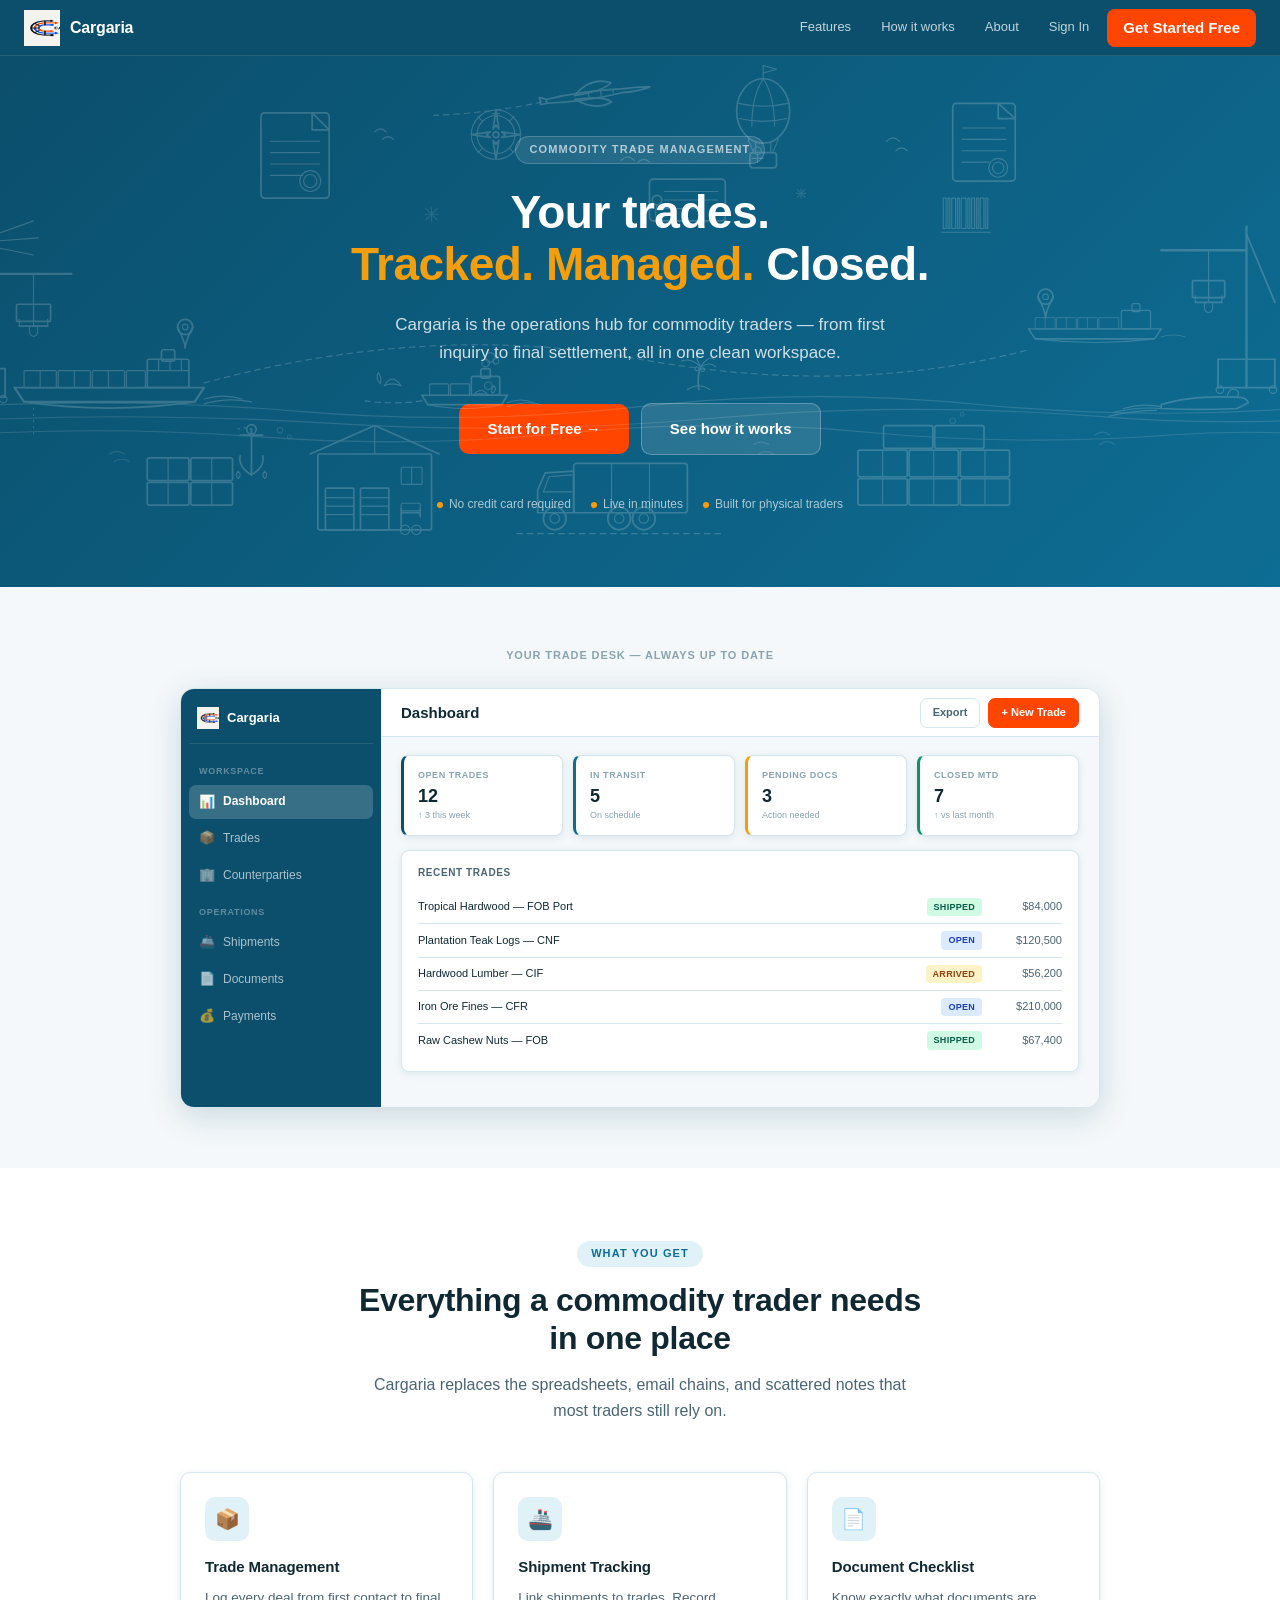
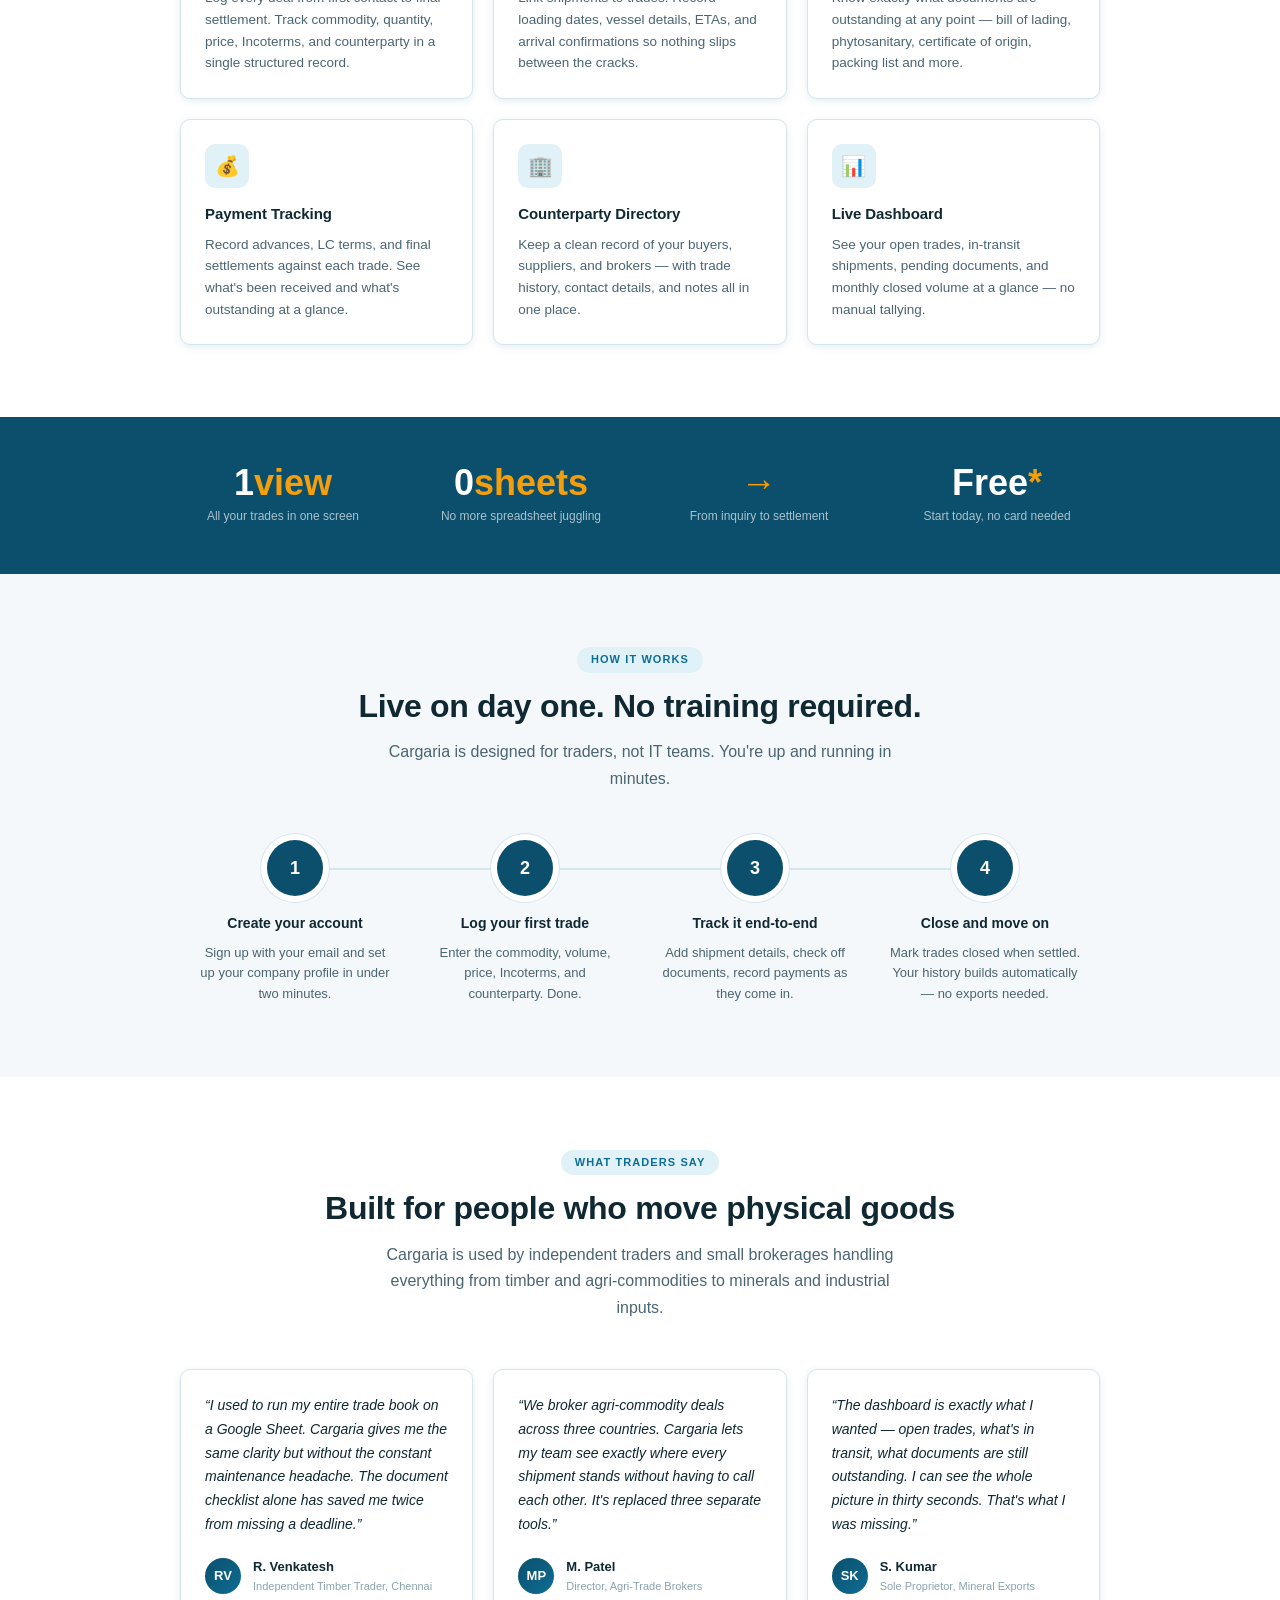
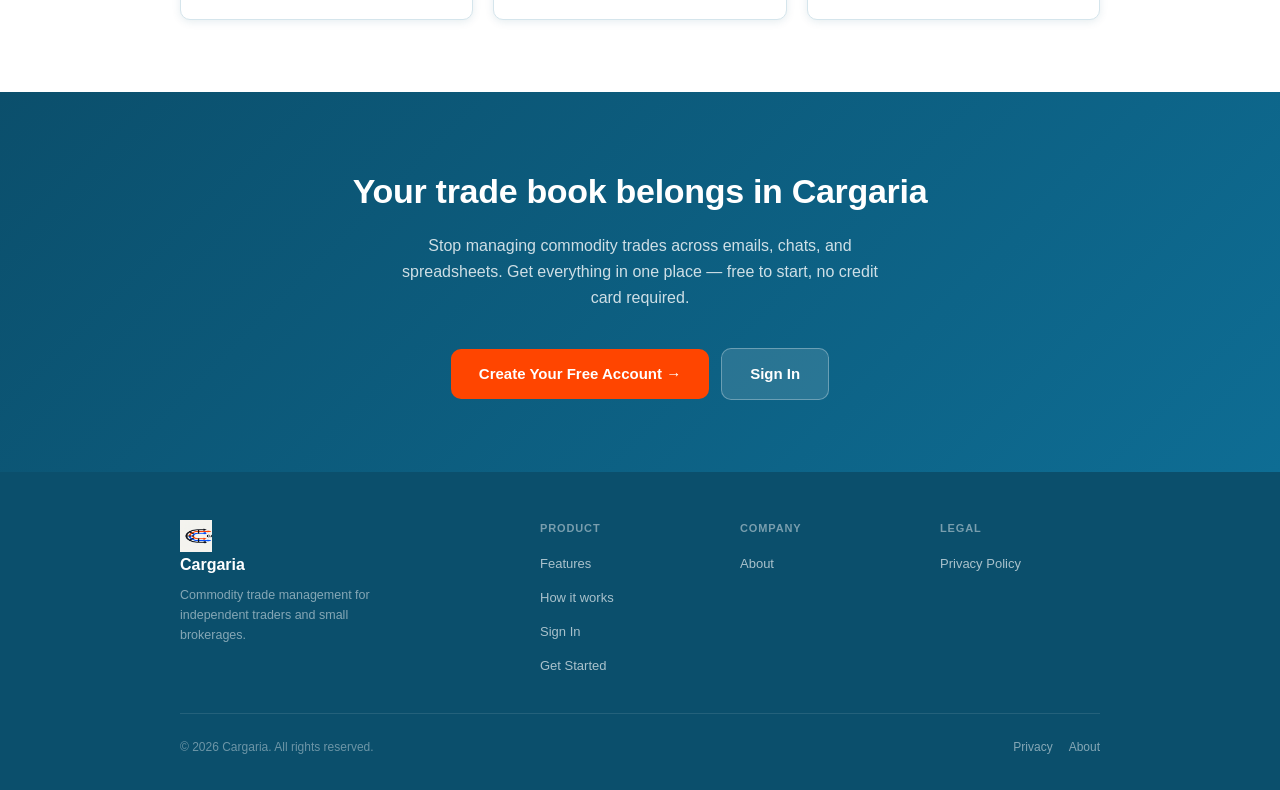
<file: index.html>
<!DOCTYPE html>
<html lang="en">
<head>
<meta charset="UTF-8">
<meta name="viewport" content="width=device-width, initial-scale=1.0">
<title>Cargaria — Commodity Trade Management</title>
<!-- GA4 (loads on live site; blocked in preview sandbox) -->
<script>
  if (location.hostname !== 'claude.ai') {
    var s = document.createElement('script');
    s.async = true;
    s.src = 'https://www.googletagmanager.com/gtag/js?id=G-3B9QWWLGWC';
    document.head.appendChild(s);
  }
  window.dataLayer = window.dataLayer || [];
  function gtag(){dataLayer.push(arguments);}
  gtag('js', new Date());
  gtag('config', 'G-3B9QWWLGWC');
</script>
<style>
/* ═══════════════════════════════════════════════════
   CARGARIA LANDING — same design system as the app
   ═══════════════════════════════════════════════════ */
:root {
  --navy:       #0B4F6C;
  --teal-mid:   #0E6D94;
  --teal-light: #E0F2F7;
  --amber:      #F59E0B;
  --bg:         #F4F8FA;
  --card:       #fff;
  --text:       #0F2832;
  --text2:      #4A6572;
  --text3:      #8AA4AF;
  --border:     #D5E5EC;
  --red:        #DC2626;
  --green:      #059669;
  --orange:     #FF4500;
  --orange-h:   #FF5E1A;
  --radius:     10px;
  --shadow:     0 2px 8px rgba(11,79,108,.10);
  --shadow-md:  0 4px 16px rgba(11,79,108,.14);
  --shadow-lg:  0 8px 32px rgba(11,79,108,.18);
}

*, *::before, *::after { box-sizing: border-box; margin: 0; padding: 0; }

html { scroll-behavior: smooth; }

body {
  font-family: -apple-system, BlinkMacSystemFont, 'Segoe UI', sans-serif;
  font-size: 15px;
  color: var(--text);
  background: #fff;
  line-height: 1.6;
}

a { color: var(--teal-mid); text-decoration: none; }
a:hover { text-decoration: underline; }

img { max-width: 100%; display: block; }

/* ── Topnav ── */
.topnav {
  position: sticky;
  top: 0;
  z-index: 100;
  background: var(--navy);
  border-bottom: 1px solid rgba(255,255,255,.1);
  padding: 0 24px;
  height: 56px;
  display: flex;
  align-items: center;
  justify-content: space-between;
}

.nav-brand {
  display: flex;
  align-items: center;
  gap: 10px;
}

.nav-brand-icon {
  width: 32px;
  height: 32px;
  border-radius: 8px;
  background: rgba(255,255,255,.18);
  display: flex;
  align-items: center;
  justify-content: center;
  font-size: 14px;
  font-weight: 800;
  color: #fff;
  flex-shrink: 0;
}

.nav-brand-name {
  font-size: 16px;
  font-weight: 700;
  color: #fff;
  letter-spacing: -.2px;
}

.nav-links {
  display: flex;
  align-items: center;
  gap: 6px;
}

.nav-link {
  font-size: 13px;
  font-weight: 500;
  color: rgba(255,255,255,.75);
  padding: 6px 12px;
  border-radius: 7px;
  transition: background .15s, color .15s;
  text-decoration: none;
}

.nav-link:hover {
  background: rgba(255,255,255,.12);
  color: #fff;
  text-decoration: none;
}

.nav-cta {
  background: var(--orange);
  color: #fff !important;
  font-weight: 600;
  padding: 7px 16px;
  border-radius: 8px;
  transition: background .15s;
  text-decoration: none;
}

.nav-cta:hover {
  background: var(--orange-h);
  text-decoration: none;
}

/* ── Hero ── */
.hero {
  background: linear-gradient(135deg, var(--navy) 0%, var(--teal-mid) 100%);
  padding: 80px 24px 72px;
  text-align: center;
  position: relative;
  overflow: hidden;
}

.hero-illustration {
  position: absolute;
  inset: 0;
  width: 100%;
  height: 100%;
  pointer-events: none;
  opacity: 0.18;
}

.hero-eyebrow {
  display: inline-block;
  font-size: 11px;
  font-weight: 700;
  letter-spacing: .1em;
  text-transform: uppercase;
  color: rgba(255,255,255,.65);
  background: rgba(255,255,255,.1);
  border: 1px solid rgba(255,255,255,.18);
  border-radius: 20px;
  padding: 4px 14px;
  margin-bottom: 22px;
}

.hero h1 {
  font-size: clamp(28px, 5vw, 46px);
  font-weight: 800;
  color: #fff;
  letter-spacing: -.5px;
  line-height: 1.15;
  max-width: 700px;
  margin: 0 auto 20px;
}

.hero h1 span {
  color: var(--amber);
}

.hero-sub {
  font-size: 17px;
  color: rgba(255,255,255,.8);
  max-width: 540px;
  margin: 0 auto 36px;
  line-height: 1.65;
}

.hero-actions {
  display: flex;
  align-items: center;
  justify-content: center;
  gap: 12px;
  flex-wrap: wrap;
}

.btn-hero {
  display: inline-flex;
  align-items: center;
  gap: 7px;
  padding: 13px 28px;
  border-radius: 10px;
  font-size: 15px;
  font-weight: 700;
  cursor: pointer;
  transition: background .15s, transform .1s;
  text-decoration: none;
  border: none;
}

.btn-hero:hover { transform: translateY(-1px); text-decoration: none; }

.btn-primary {
  background: var(--orange);
  color: #fff;
}

.btn-primary:hover { background: var(--orange-h); }

.btn-ghost {
  background: rgba(255,255,255,.12);
  color: #fff;
  border: 1.5px solid rgba(255,255,255,.25);
}

.btn-ghost:hover { background: rgba(255,255,255,.2); }

.hero-trust {
  margin-top: 40px;
  display: flex;
  align-items: center;
  justify-content: center;
  gap: 20px;
  flex-wrap: wrap;
}

.trust-item {
  display: flex;
  align-items: center;
  gap: 6px;
  font-size: 12px;
  color: rgba(255,255,255,.65);
  font-weight: 500;
}

.trust-dot {
  width: 6px;
  height: 6px;
  border-radius: 50%;
  background: var(--amber);
  flex-shrink: 0;
}

/* ── App Preview ── */
.app-preview {
  background: var(--bg);
  padding: 60px 24px;
  overflow: hidden;
}

.preview-inner {
  max-width: 920px;
  margin: 0 auto;
  position: relative;
}

.preview-label {
  text-align: center;
  font-size: 11px;
  font-weight: 700;
  letter-spacing: .08em;
  text-transform: uppercase;
  color: var(--text3);
  margin-bottom: 24px;
}

/* Simulated dashboard — same visual language as actual app */
.mock-app {
  background: var(--card);
  border-radius: 14px;
  border: 1px solid var(--border);
  box-shadow: var(--shadow-lg);
  overflow: hidden;
  display: flex;
  height: 420px;
}

.mock-sidebar {
  width: 200px;
  flex-shrink: 0;
  background: var(--navy);
  display: flex;
  flex-direction: column;
  padding: 16px 8px;
  gap: 2px;
}

.mock-brand {
  display: flex;
  align-items: center;
  gap: 8px;
  padding: 2px 8px 14px;
  border-bottom: 1px solid rgba(255,255,255,.1);
  margin-bottom: 8px;
}

.mock-brand-icon {
  width: 26px;
  height: 26px;
  border-radius: 6px;
  background: rgba(255,255,255,.18);
  display: flex;
  align-items: center;
  justify-content: center;
  font-size: 11px;
  font-weight: 800;
  color: #fff;
}

.mock-brand-name {
  font-size: 13px;
  font-weight: 700;
  color: #fff;
}

.mock-nav-label {
  font-size: 9px;
  font-weight: 700;
  letter-spacing: .08em;
  text-transform: uppercase;
  color: rgba(255,255,255,.35);
  padding: 10px 10px 4px;
}

.mock-nav-item {
  display: flex;
  align-items: center;
  gap: 8px;
  padding: 7px 10px;
  border-radius: 7px;
  font-size: 12px;
  font-weight: 500;
  color: rgba(255,255,255,.65);
}

.mock-nav-item.active {
  background: rgba(255,255,255,.18);
  color: #fff;
  font-weight: 600;
}

.mock-nav-icon { font-size: 13px; }

.mock-main {
  flex: 1;
  display: flex;
  flex-direction: column;
  overflow: hidden;
  min-width: 0;
}

.mock-topbar {
  background: #fff;
  border-bottom: 1px solid var(--border);
  padding: 0 20px;
  height: 48px;
  display: flex;
  align-items: center;
  justify-content: space-between;
  flex-shrink: 0;
}

.mock-page-title {
  font-size: 15px;
  font-weight: 700;
  color: var(--text);
}

.mock-topbar-right {
  display: flex;
  gap: 8px;
}

.mock-btn {
  padding: 5px 12px;
  border-radius: 7px;
  font-size: 11px;
  font-weight: 600;
  border: 1.5px solid var(--border);
  background: #fff;
  color: var(--text2);
}

.mock-btn-cta {
  background: var(--orange);
  border-color: var(--orange);
  color: #fff;
}

.mock-content {
  flex: 1;
  padding: 18px 20px;
  overflow: hidden;
  background: var(--bg);
}

.mock-kpi-row {
  display: grid;
  grid-template-columns: repeat(4, 1fr);
  gap: 10px;
  margin-bottom: 14px;
}

.mock-kpi {
  background: #fff;
  border-radius: 8px;
  border: 1px solid var(--border);
  padding: 12px 14px;
  box-shadow: var(--shadow);
}

.mock-kpi-label {
  font-size: 9px;
  font-weight: 700;
  text-transform: uppercase;
  letter-spacing: .06em;
  color: var(--text3);
  margin-bottom: 4px;
}

.mock-kpi-value {
  font-size: 18px;
  font-weight: 700;
  color: var(--text);
  line-height: 1.1;
}

.mock-kpi-sub {
  font-size: 9px;
  color: var(--text3);
  margin-top: 2px;
}

.mock-kpi.navy  { border-left: 3px solid var(--navy); }
.mock-kpi.teal  { border-left: 3px solid var(--teal-mid); }
.mock-kpi.amber { border-left: 3px solid var(--amber); }
.mock-kpi.green { border-left: 3px solid var(--green); }

.mock-card {
  background: #fff;
  border-radius: 8px;
  border: 1px solid var(--border);
  padding: 14px 16px;
  box-shadow: var(--shadow);
}

.mock-card-title {
  font-size: 10px;
  font-weight: 700;
  text-transform: uppercase;
  letter-spacing: .06em;
  color: var(--text2);
  margin-bottom: 10px;
}

.mock-table-row {
  display: flex;
  align-items: center;
  padding: 7px 0;
  border-bottom: 1px solid var(--border);
  gap: 10px;
  font-size: 11px;
}

.mock-table-row:last-child { border-bottom: none; }

.mock-badge {
  display: inline-block;
  padding: 2px 7px;
  border-radius: 4px;
  font-size: 9px;
  font-weight: 700;
  letter-spacing: .03em;
  text-transform: uppercase;
}

.mock-badge-open    { background: #DBEAFE; color: #1E40AF; }
.mock-badge-shipped { background: #D1FAE5; color: #065F46; }
.mock-badge-arrived { background: #FEF3C7; color: #92400E; }

.mock-row-label { flex: 1; color: var(--text); font-weight: 500; }
.mock-row-val { color: var(--text2); font-size: 11px; min-width: 70px; text-align: right; }

/* ── Section Shell ── */
.section {
  padding: 72px 24px;
}

.section-alt {
  background: var(--bg);
}

.section-inner {
  max-width: 920px;
  margin: 0 auto;
}

.section-head {
  text-align: center;
  margin-bottom: 48px;
}

.eyebrow {
  display: inline-block;
  font-size: 11px;
  font-weight: 700;
  letter-spacing: .1em;
  text-transform: uppercase;
  color: var(--teal-mid);
  background: var(--teal-light);
  border-radius: 20px;
  padding: 4px 14px;
  margin-bottom: 14px;
}

.section-head h2 {
  font-size: clamp(22px, 3.5vw, 32px);
  font-weight: 800;
  color: var(--text);
  letter-spacing: -.3px;
  line-height: 1.2;
  margin-bottom: 14px;
}

.section-head p {
  font-size: 16px;
  color: var(--text2);
  max-width: 540px;
  margin: 0 auto;
  line-height: 1.65;
}

/* ── Feature Grid ── */
.feature-grid {
  display: grid;
  grid-template-columns: repeat(auto-fit, minmax(260px, 1fr));
  gap: 20px;
}

.feature-card {
  background: var(--card);
  border: 1px solid var(--border);
  border-radius: var(--radius);
  padding: 24px;
  box-shadow: var(--shadow);
  transition: box-shadow .2s, transform .2s;
}

.feature-card:hover {
  box-shadow: var(--shadow-md);
  transform: translateY(-2px);
}

.feature-icon {
  width: 44px;
  height: 44px;
  border-radius: 10px;
  background: var(--teal-light);
  display: flex;
  align-items: center;
  justify-content: center;
  font-size: 20px;
  margin-bottom: 14px;
  flex-shrink: 0;
}

.feature-card h3 {
  font-size: 15px;
  font-weight: 700;
  color: var(--text);
  margin-bottom: 8px;
  letter-spacing: -.1px;
}

.feature-card p {
  font-size: 13.5px;
  color: var(--text2);
  line-height: 1.6;
}

/* ── Workflow Steps ── */
.steps-grid {
  display: grid;
  grid-template-columns: repeat(auto-fit, minmax(200px, 1fr));
  gap: 0;
  position: relative;
}

.steps-grid::before {
  content: '';
  position: absolute;
  top: 28px;
  left: 10%;
  right: 10%;
  height: 2px;
  background: var(--border);
  z-index: 0;
}

.step-item {
  text-align: center;
  padding: 0 16px;
  position: relative;
  z-index: 1;
}

.step-num {
  width: 56px;
  height: 56px;
  border-radius: 50%;
  background: var(--navy);
  color: #fff;
  font-size: 18px;
  font-weight: 800;
  display: flex;
  align-items: center;
  justify-content: center;
  margin: 0 auto 16px;
  position: relative;
  z-index: 2;
  box-shadow: 0 0 0 6px #fff, 0 0 0 7px var(--border);
}

.step-item h3 {
  font-size: 14px;
  font-weight: 700;
  color: var(--text);
  margin-bottom: 8px;
}

.step-item p {
  font-size: 13px;
  color: var(--text2);
  line-height: 1.6;
}

/* ── KPI Strip ── */
.kpi-strip {
  background: var(--navy);
  padding: 48px 24px;
}

.kpi-strip-inner {
  max-width: 920px;
  margin: 0 auto;
  display: grid;
  grid-template-columns: repeat(auto-fit, minmax(160px, 1fr));
  gap: 32px;
  text-align: center;
}

.kpi-strip-item {}

.kpi-strip-value {
  font-size: 36px;
  font-weight: 800;
  color: #fff;
  line-height: 1;
  margin-bottom: 6px;
}

.kpi-strip-value span {
  color: var(--amber);
}

.kpi-strip-label {
  font-size: 12px;
  font-weight: 500;
  color: rgba(255,255,255,.65);
}

/* ── Testimonial ── */
.testimonial-grid {
  display: grid;
  grid-template-columns: repeat(auto-fit, minmax(280px, 1fr));
  gap: 20px;
}

.testimonial-card {
  background: var(--card);
  border: 1px solid var(--border);
  border-radius: var(--radius);
  padding: 24px;
  box-shadow: var(--shadow);
}

.testimonial-quote {
  font-size: 14px;
  color: var(--text);
  line-height: 1.7;
  margin-bottom: 20px;
  font-style: italic;
}

.testimonial-quote::before { content: '\201C'; }
.testimonial-quote::after  { content: '\201D'; }

.testimonial-author {
  display: flex;
  align-items: center;
  gap: 12px;
}

.author-avatar {
  width: 36px;
  height: 36px;
  border-radius: 50%;
  background: linear-gradient(135deg, var(--navy), var(--teal-mid));
  display: flex;
  align-items: center;
  justify-content: center;
  font-size: 13px;
  font-weight: 700;
  color: #fff;
  flex-shrink: 0;
}

.author-name {
  font-size: 13px;
  font-weight: 700;
  color: var(--text);
}

.author-title {
  font-size: 11px;
  color: var(--text3);
}

/* ── CTA Band ── */
.cta-band {
  background: linear-gradient(135deg, var(--navy) 0%, var(--teal-mid) 100%);
  padding: 72px 24px;
  text-align: center;
}

.cta-band h2 {
  font-size: clamp(22px, 3.5vw, 34px);
  font-weight: 800;
  color: #fff;
  letter-spacing: -.3px;
  margin-bottom: 14px;
}

.cta-band p {
  font-size: 16px;
  color: rgba(255,255,255,.8);
  max-width: 480px;
  margin: 0 auto 36px;
  line-height: 1.65;
}

.cta-actions {
  display: flex;
  align-items: center;
  justify-content: center;
  gap: 12px;
  flex-wrap: wrap;
}

.btn-cta {
  display: inline-flex;
  align-items: center;
  gap: 7px;
  padding: 13px 28px;
  border-radius: 10px;
  font-size: 15px;
  font-weight: 700;
  text-decoration: none;
  transition: background .15s, transform .1s;
  border: none;
  cursor: pointer;
}

.btn-cta:hover { transform: translateY(-1px); text-decoration: none; }
.btn-cta-orange { background: var(--orange); color: #fff; }
.btn-cta-orange:hover { background: var(--orange-h); }
.btn-cta-outline { background: rgba(255,255,255,.12); color: #fff; border: 1.5px solid rgba(255,255,255,.3); }
.btn-cta-outline:hover { background: rgba(255,255,255,.2); }

/* ── Footer ── */
footer {
  background: var(--navy);
  color: rgba(255,255,255,.65);
  padding: 48px 24px 32px;
}

.footer-inner {
  max-width: 920px;
  margin: 0 auto;
  display: grid;
  grid-template-columns: 2fr 1fr 1fr 1fr;
  gap: 40px;
  padding-bottom: 36px;
  border-bottom: 1px solid rgba(255,255,255,.1);
}

.footer-brand-icon {
  width: 36px;
  height: 36px;
  border-radius: 9px;
  background: rgba(255,255,255,.18);
  display: flex;
  align-items: center;
  justify-content: center;
  font-size: 15px;
  font-weight: 800;
  color: #fff;
  margin-bottom: 10px;
}

.footer-brand-name {
  font-size: 16px;
  font-weight: 700;
  color: #fff;
  margin-bottom: 8px;
}

.footer-tagline {
  font-size: 12.5px;
  color: rgba(255,255,255,.5);
  line-height: 1.6;
  max-width: 220px;
}

.footer-col-title {
  font-size: 11px;
  font-weight: 700;
  letter-spacing: .08em;
  text-transform: uppercase;
  color: rgba(255,255,255,.45);
  margin-bottom: 14px;
}

.footer-links {
  list-style: none;
  display: flex;
  flex-direction: column;
  gap: 10px;
}

.footer-links a {
  font-size: 13px;
  color: rgba(255,255,255,.65);
  text-decoration: none;
  transition: color .15s;
}

.footer-links a:hover { color: #fff; text-decoration: none; }

.footer-bottom {
  max-width: 920px;
  margin: 24px auto 0;
  display: flex;
  align-items: center;
  justify-content: space-between;
  flex-wrap: wrap;
  gap: 12px;
  font-size: 12px;
  color: rgba(255,255,255,.4);
}

.footer-bottom a {
  color: rgba(255,255,255,.5);
  text-decoration: none;
}

.footer-bottom a:hover { color: #fff; text-decoration: none; }

/* ── Mobile nav ── */
.nav-hamburger {
  display: none;
  background: none;
  border: none;
  color: #fff;
  font-size: 22px;
  cursor: pointer;
  padding: 4px 8px;
}

/* ── Responsive ── */
@media (max-width: 768px) {
  .nav-links { display: none; }
  .nav-hamburger { display: block; }

  .steps-grid::before { display: none; }
  .steps-grid { gap: 32px; }

  .footer-inner {
    grid-template-columns: 1fr 1fr;
  }

  .mock-app {
    height: 320px;
  }

  .mock-kpi-row { grid-template-columns: 1fr 1fr; }
}

@media (max-width: 480px) {
  .topnav { padding: 0 16px; }
  .hero { padding: 56px 20px 52px; }
  .section { padding: 52px 20px; }

  .footer-inner { grid-template-columns: 1fr; gap: 28px; }

  .mock-sidebar { display: none; }
  .mock-app { height: 280px; }
  .mock-kpi-row { grid-template-columns: 1fr 1fr; }
}
</style>
</head>
<body>

<!-- ── Topnav ── -->
<nav class="topnav">
  <a class="nav-brand" href="/" style="text-decoration:none;">
    <img src="/icons/cargaria-icon.png" alt="Cargaria" style="height:36px;width:36px;object-fit:contain">
    <span class="nav-brand-name">Cargaria</span>
  </a>
  <div class="nav-links">
    <a href="#features" class="nav-link">Features</a>
    <a href="#how-it-works" class="nav-link">How it works</a>
    <a href="about.html" class="nav-link">About</a>
    <a href="/app" class="nav-link">Sign In</a>
    <a href="/app" class="nav-cta">Get Started Free</a>
  </div>
  <button class="nav-hamburger" aria-label="Menu">☰</button>
</nav>

<!-- ── Hero ── -->
<section class="hero">

  <!-- Illustrated supply-chain background -->
  <svg class="hero-illustration" viewBox="0 0 1440 560" xmlns="http://www.w3.org/2000/svg" preserveAspectRatio="xMidYMid slice" aria-hidden="true">
    <defs>
      <style>
        .il { fill:none; stroke:#fff; stroke-linecap:round; stroke-linejoin:round; }
        .il-thin  { stroke-width:1.2; }
        .il-mid   { stroke-width:1.8; }
        .il-thick { stroke-width:2.4; }
        .il-dash  { stroke-dasharray:6 5; }
        .il-dot   { stroke-dasharray:1.5 5; }
        .il-fill  { fill:#fff; stroke:none; }
      </style>
    </defs>

    <!-- ═══ CARGO VESSEL — left side ═══ -->
    <g transform="translate(60,310)">
      <!-- Hull -->
      <path class="il il-thick" d="M0,40 L10,55 L190,55 L200,40"/>
      <path class="il il-mid"   d="M10,55 Q100,68 190,55"/>
      <!-- Main deck -->
      <line class="il il-mid" x1="0" y1="40" x2="200" y2="40"/>
      <!-- Superstructure / bridge -->
      <rect class="il il-mid" x="140" y="10" width="44" height="30" rx="2"/>
      <line class="il il-thin" x1="152" y1="10" x2="152" y2="22"/>
      <line class="il il-thin" x1="164" y1="10" x2="164" y2="22"/>
      <line class="il il-thin" x1="176" y1="10" x2="176" y2="22"/>
      <line class="il il-thin" x1="140" y1="22" x2="184" y2="22"/>
      <!-- Funnel -->
      <rect class="il il-mid" x="155" y="0" width="14" height="12" rx="2"/>
      <!-- Containers on deck — row 1 -->
      <rect class="il il-thin" x="10"  y="22" width="34" height="18" rx="1"/>
      <rect class="il il-thin" x="46"  y="22" width="34" height="18" rx="1"/>
      <rect class="il il-thin" x="82"  y="22" width="34" height="18" rx="1"/>
      <rect class="il il-thin" x="118" y="22" width="20" height="18" rx="1"/>
      <!-- Container cross-bracing lines -->
      <line class="il il-thin" x1="27"  y1="22" x2="27"  y2="40"/>
      <line class="il il-thin" x1="63"  y1="22" x2="63"  y2="40"/>
      <line class="il il-thin" x1="99"  y1="22" x2="99"  y2="40"/>
      <!-- Anchor chain dots -->
      <line class="il il-dot" x1="20" y1="55" x2="20" y2="90"/>
      <!-- Bow wave -->
      <path class="il il-thin" d="M200,52 Q220,46 240,52"/>
      <path class="il il-thin" d="M200,57 Q225,50 250,55"/>
    </g>

    <!-- ═══ CARGO VESSEL — right side (smaller, distant) ═══ -->
    <g transform="translate(1130,260) scale(0.7)">
      <path class="il il-thick" d="M0,40 L10,55 L190,55 L200,40"/>
      <path class="il il-mid"   d="M10,55 Q100,66 190,55"/>
      <line class="il il-mid" x1="0" y1="40" x2="200" y2="40"/>
      <rect class="il il-mid" x="140" y="12" width="44" height="28" rx="2"/>
      <rect class="il il-mid" x="156" y="2"  width="12" height="12" rx="2"/>
      <rect class="il il-thin" x="10"  y="23" width="30" height="17" rx="1"/>
      <rect class="il il-thin" x="42"  y="23" width="30" height="17" rx="1"/>
      <rect class="il il-thin" x="74"  y="23" width="30" height="17" rx="1"/>
      <rect class="il il-thin" x="106" y="23" width="30" height="17" rx="1"/>
      <line class="il il-thin" x1="25"  y1="23" x2="25"  y2="40"/>
      <line class="il il-thin" x1="57"  y1="23" x2="57"  y2="40"/>
      <line class="il il-thin" x1="89"  y1="23" x2="89"  y2="40"/>
      <path class="il il-thin" d="M200,52 Q218,46 236,52"/>
    </g>

    <!-- ═══ OCEAN / WATER LINES ═══ -->
    <g opacity="0.7">
      <path class="il il-thin" d="M0,370 Q180,360 360,375 Q540,390 720,370 Q900,350 1080,368 Q1260,385 1440,370"/>
      <path class="il il-thin" d="M0,385 Q200,375 400,388 Q600,400 800,382 Q1000,365 1200,380 Q1320,390 1440,383"/>
      <path class="il il-thin" d="M0,400 Q160,390 320,402 Q480,414 640,398 Q800,382 960,397 Q1120,412 1280,400 Q1360,394 1440,400"/>
    </g>

    <!-- ═══ PORT CRANE — far left edge ═══ -->
    <g transform="translate(-10, 200)">
      <!-- Mast -->
      <line class="il il-thick" x1="40" y1="0" x2="40" y2="160"/>
      <!-- Boom -->
      <line class="il il-thick" x1="40" y1="30" x2="130" y2="30"/>
      <!-- Back stay -->
      <line class="il il-mid"   x1="40" y1="10" x2="10"  y2="80"/>
      <!-- Hoist cable -->
      <line class="il il-thin"  x1="90" y1="30" x2="90"  y2="85"/>
      <!-- Hook -->
      <path class="il il-thin"  d="M86,85 Q84,95 90,96 Q96,95 94,85"/>
      <!-- Spreader bar -->
      <line class="il il-mid"   x1="75" y1="85" x2="105" y2="85"/>
      <line class="il il-thin"  x1="75" y1="85" x2="75"  y2="78"/>
      <line class="il il-thin"  x1="105" y1="85" x2="105" y2="78"/>
      <!-- Container being lifted -->
      <rect class="il il-mid"   x="72" y="62" width="36" height="18" rx="1"/>
      <line class="il il-thin"  x1="90" y1="62" x2="90" y2="80"/>
      <!-- Legs / base -->
      <line class="il il-mid"   x1="20" y1="160" x2="40" y2="160"/>
      <line class="il il-mid"   x1="40" y1="160" x2="60" y2="160"/>
      <line class="il il-mid"   x1="20" y1="130" x2="20" y2="160"/>
      <line class="il il-mid"   x1="60" y1="130" x2="60" y2="160"/>
      <line class="il il-mid"   x1="20" y1="130" x2="60" y2="130"/>
      <!-- Rail wheels -->
      <circle class="il il-thin" cx="22" cy="162" r="4"/>
      <circle class="il il-thin" cx="58" cy="162" r="4"/>
    </g>

    <!-- ═══ PORT CRANE — right side ═══ -->
    <g transform="translate(1310, 180)">
      <line class="il il-thick" x1="50" y1="0" x2="50" y2="170"/>
      <line class="il il-thick" x1="50" y1="25" x2="-40" y2="25"/>
      <line class="il il-mid"   x1="50" y1="8"  x2="80"  y2="80"/>
      <line class="il il-thin"  x1="10" y1="25" x2="10"  y2="80"/>
      <path class="il il-thin"  d="M6,80 Q4,90 10,91 Q16,90 14,80"/>
      <line class="il il-mid"   x1="-4" y1="80" x2="24" y2="80"/>
      <line class="il il-thin"  x1="-4" y1="80" x2="-4" y2="73"/>
      <line class="il il-thin"  x1="24" y1="80" x2="24" y2="73"/>
      <rect class="il il-mid"   x="-7" y="57" width="34" height="18" rx="1"/>
      <line class="il il-thin"  x1="10" y1="57" x2="10" y2="75"/>
      <line class="il il-mid"   x1="20" y1="170" x2="80" y2="170"/>
      <line class="il il-mid"   x1="20" y1="140" x2="20" y2="170"/>
      <line class="il il-mid"   x1="80" y1="140" x2="80" y2="170"/>
      <line class="il il-mid"   x1="20" y1="140" x2="80" y2="140"/>
      <circle class="il il-thin" cx="22" cy="172" r="4"/>
      <circle class="il il-thin" cx="78" cy="172" r="4"/>
    </g>

    <!-- ═══ SHIPPING ROUTE — dashed arc across the ocean ═══ -->
    <path class="il il-thin il-dash" d="M260,345 Q500,280 720,320 Q940,360 1130,310"/>

    <!-- ═══ LOCATION PIN — origin port ═══ -->
    <g transform="translate(240,300)">
      <circle class="il il-mid" cx="0" cy="-14" r="8"/>
      <path  class="il il-mid" d="M-8,-14 Q0,2 0,8 Q0,2 8,-14"/>
      <circle class="il il-thin" cx="0" cy="-14" r="3"/>
    </g>

    <!-- ═══ LOCATION PIN — destination port ═══ -->
    <g transform="translate(1148,268)">
      <circle class="il il-mid" cx="0" cy="-14" r="8"/>
      <path  class="il il-mid" d="M-8,-14 Q0,2 0,8 Q0,2 8,-14"/>
      <circle class="il il-thin" cx="0" cy="-14" r="3"/>
    </g>

    <!-- ═══ DOCUMENT / BILL OF LADING — top left float ═══ -->
    <g transform="translate(320, 60)">
      <rect class="il il-mid" x="0" y="0" width="72" height="90" rx="4"/>
      <!-- Folded corner -->
      <path class="il il-mid" d="M54,0 L72,18 L54,18 Z"/>
      <line class="il il-thin" x1="10" y1="30" x2="62" y2="30"/>
      <line class="il il-thin" x1="10" y1="42" x2="62" y2="42"/>
      <line class="il il-thin" x1="10" y1="54" x2="62" y2="54"/>
      <line class="il il-thin" x1="10" y1="66" x2="44" y2="66"/>
      <!-- Stamp circle -->
      <circle class="il il-thin" cx="52" cy="72" r="11"/>
      <circle class="il il-thin" cx="52" cy="72" r="7"/>
    </g>

    <!-- ═══ DOCUMENT — top right ═══ -->
    <g transform="translate(1050, 50)">
      <rect class="il il-mid" x="0" y="0" width="66" height="82" rx="4"/>
      <path class="il il-mid" d="M48,0 L66,16 L48,16 Z"/>
      <line class="il il-thin" x1="10" y1="26" x2="56" y2="26"/>
      <line class="il il-thin" x1="10" y1="38" x2="56" y2="38"/>
      <line class="il il-thin" x1="10" y1="50" x2="56" y2="50"/>
      <line class="il il-thin" x1="10" y1="62" x2="38" y2="62"/>
      <circle class="il il-thin" cx="48" cy="68" r="10"/>
      <circle class="il il-thin" cx="48" cy="68" r="6"/>
    </g>

    <!-- ═══ CONTAINER STACK — right mid ═══ -->
    <g transform="translate(950, 390)">
      <!-- Row 1 (bottom) -->
      <rect class="il il-mid"  x="0"   y="56" width="52" height="28" rx="2"/>
      <rect class="il il-mid"  x="54"  y="56" width="52" height="28" rx="2"/>
      <rect class="il il-mid"  x="108" y="56" width="52" height="28" rx="2"/>
      <!-- Row 2 -->
      <rect class="il il-mid"  x="0"   y="26" width="52" height="28" rx="2"/>
      <rect class="il il-mid"  x="54"  y="26" width="52" height="28" rx="2"/>
      <rect class="il il-mid"  x="108" y="26" width="52" height="28" rx="2"/>
      <!-- Row 3 (top) -->
      <rect class="il il-mid"  x="27"  y="0"  width="52" height="24" rx="2"/>
      <rect class="il il-mid"  x="81"  y="0"  width="52" height="24" rx="2"/>
      <!-- vertical dividers on containers -->
      <line class="il il-thin" x1="26"  y1="56" x2="26"  y2="84"/>
      <line class="il il-thin" x1="80"  y1="56" x2="80"  y2="84"/>
      <line class="il il-thin" x1="134" y1="56" x2="134" y2="84"/>
      <line class="il il-thin" x1="26"  y1="26" x2="26"  y2="54"/>
      <line class="il il-thin" x1="80"  y1="26" x2="80"  y2="54"/>
      <line class="il il-thin" x1="134" y1="26" x2="134" y2="54"/>
    </g>

    <!-- ═══ SMALL PLANE — high up, top center ═══ -->
    <g transform="translate(620, 38) rotate(-8)">
      <path class="il il-mid" d="M0,8 Q40,4 80,8 Q100,8 110,10 Q100,13 80,12 Q40,16 0,12 Z"/>
      <path class="il il-mid" d="M30,8 Q50,-10 70,0 Q60,8 30,8 Z"/>
      <path class="il il-mid" d="M30,12 Q50,28 68,20 Q60,12 30,12 Z"/>
      <path class="il il-mid" d="M0,8 Q-10,2 -6,8 Q-10,14 0,12 Z"/>
      <line class="il il-thin" x1="45" y1="7"  x2="45" y2="13"/>
      <line class="il il-thin" x1="58" y1="6"  x2="58" y2="12"/>
      <line class="il il-thin" x1="71" y1="7"  x2="71" y2="11"/>
      <!-- Contrail -->
      <path class="il il-thin il-dash" d="M-5,10 Q-60,14 -120,8"/>
    </g>

    <!-- ═══ HOT AIR BALLOON — top right area ═══ -->
    <g transform="translate(820, 20)">
      <!-- Envelope -->
      <ellipse class="il il-mid" cx="30" cy="38" rx="28" ry="34"/>
      <!-- Vertical panels -->
      <path class="il il-thin" d="M30,4 Q18,22 18,54"/>
      <path class="il il-thin" d="M30,4 Q42,22 42,54"/>
      <!-- Horizontal band -->
      <path class="il il-thin" d="M4,30 Q30,36 56,30"/>
      <path class="il il-thin" d="M5,46 Q30,52 55,46"/>
      <!-- Ropes -->
      <line class="il il-thin" x1="14" y1="68" x2="20" y2="82"/>
      <line class="il il-thin" x1="46" y1="68" x2="40" y2="82"/>
      <line class="il il-thin" x1="22" y1="70" x2="22" y2="82"/>
      <line class="il il-thin" x1="38" y1="70" x2="38" y2="82"/>
      <!-- Basket -->
      <rect class="il il-mid" x="16" y="82" width="28" height="16" rx="3"/>
      <!-- Little person in basket -->
      <circle class="il il-thin" cx="24" cy="80" r="4"/>
      <line class="il il-thin" x1="24" y1="84" x2="24" y2="92"/>
      <line class="il il-thin" x1="18" y1="88" x2="30" y2="88"/>
      <!-- Flag on top -->
      <line class="il il-thin" x1="30" y1="4" x2="30" y2="-10"/>
      <path class="il il-thin" d="M30,-10 L44,-6 L30,-2"/>
    </g>

    <!-- ═══ SEAGULLS — scattered ═══ -->
    <g class="il il-thin">
      <path d="M440,80 Q446,74 452,80"/>
      <path d="M448,88 Q454,82 460,88"/>
      <path d="M700,110 Q707,103 714,110"/>
      <path d="M710,100 Q716,94 722,100"/>
      <path d="M718,112 Q724,106 730,112"/>
      <path d="M980,90 Q987,83 994,90"/>
      <path d="M990,100 Q996,94 1002,100"/>
    </g>

    <!-- ═══ WAREHOUSE — bottom left ═══ -->
    <g transform="translate(380, 390)">
      <!-- Building -->
      <rect class="il il-mid" x="0" y="30" width="120" height="80" rx="2"/>
      <!-- Roof -->
      <path class="il il-mid" d="M-8,30 L60,0 L128,30"/>
      <!-- Roof ridge detail -->
      <line class="il il-thin" x1="60" y1="0" x2="60" y2="30"/>
      <!-- Roller doors -->
      <rect class="il il-mid"  x="8"  y="66" width="30" height="44" rx="1"/>
      <rect class="il il-mid"  x="45" y="66" width="30" height="44" rx="1"/>
      <!-- Door lines -->
      <line class="il il-thin" x1="8"  y1="76" x2="38" y2="76"/>
      <line class="il il-thin" x1="8"  y1="85" x2="38" y2="85"/>
      <line class="il il-thin" x1="8"  y1="94" x2="38" y2="94"/>
      <line class="il il-thin" x1="45" y1="76" x2="75" y2="76"/>
      <line class="il il-thin" x1="45" y1="85" x2="75" y2="85"/>
      <line class="il il-thin" x1="45" y1="94" x2="75" y2="94"/>
      <!-- Window -->
      <rect class="il il-thin" x="88" y="44" width="22" height="18" rx="1"/>
      <line class="il il-thin" x1="99" y1="44" x2="99" y2="62"/>
      <!-- Forklift silhouette -->
      <line class="il il-mid"  x1="88" y1="88" x2="88" y2="110"/>
      <line class="il il-mid"  x1="88" y1="92" x2="108" y2="92"/>
      <line class="il il-mid"  x1="108" y1="88" x2="108" y2="96"/>
      <circle class="il il-thin" cx="92"  cy="110" r="5"/>
      <circle class="il il-thin" cx="104" cy="110" r="5"/>
      <!-- Pallet on forks -->
      <rect class="il il-thin" x="88" y="82" width="20" height="8" rx="1"/>
    </g>

    <!-- ═══ TRUCK — bottom center ═══ -->
    <g transform="translate(610, 430)">
      <!-- Cargo body -->
      <rect class="il il-mid" x="40" y="0" width="120" height="52" rx="3"/>
      <!-- Cab -->
      <path class="il il-mid" d="M40,8 L10,10 L2,28 L2,52 L40,52 Z"/>
      <!-- Windscreen -->
      <path class="il il-thin" d="M38,12 L14,14 L8,30 L38,30"/>
      <!-- Cargo lines -->
      <line class="il il-thin" x1="80"  y1="0" x2="80"  y2="52"/>
      <line class="il il-thin" x1="120" y1="0" x2="120" y2="52"/>
      <!-- Wheels -->
      <circle class="il il-mid" cx="20"  cy="58" r="12"/>
      <circle class="il il-mid" cx="88"  cy="58" r="12"/>
      <circle class="il il-mid" cx="114" cy="58" r="12"/>
      <!-- Wheel hubs -->
      <circle class="il il-thin" cx="20"  cy="58" r="5"/>
      <circle class="il il-thin" cx="88"  cy="58" r="5"/>
      <circle class="il il-thin" cx="114" cy="58" r="5"/>
      <!-- Road line -->
      <line class="il il-thin il-dash" x1="-20" y1="74" x2="200" y2="74"/>
    </g>

    <!-- ═══ LIGHTHOUSE — far left, behind crane ═══ -->
    <g transform="translate(0, 140)">
      <!-- Tower -->
      <path class="il il-mid" d="M18,180 L14,60 L26,60 L22,180 Z"/>
      <!-- Light room -->
      <rect class="il il-mid" x="10" y="46" width="20" height="16" rx="2"/>
      <!-- Lantern top -->
      <path class="il il-mid" d="M10,46 L20,36 L30,46"/>
      <!-- Light beams -->
      <line class="il il-thin" x1="30" y1="52" x2="80" y2="34"/>
      <line class="il il-thin" x1="30" y1="56" x2="85" y2="52"/>
      <line class="il il-thin" x1="30" y1="60" x2="80" y2="70"/>
      <!-- Stripes on tower -->
      <line class="il il-thin" x1="15" y1="100" x2="25" y2="100"/>
      <line class="il il-thin" x1="15" y1="120" x2="24" y2="120"/>
      <line class="il il-thin" x1="16" y1="140" x2="24" y2="140"/>
      <line class="il il-thin" x1="16" y1="160" x2="23" y2="160"/>
      <!-- Base -->
      <rect class="il il-mid" x="8" y="180" width="24" height="12" rx="2"/>
    </g>

    <!-- ═══ COMPASS ROSE — center top area ═══ -->
    <g transform="translate(540, 55)">
      <!-- Outer circle -->
      <circle class="il il-thin" cx="28" cy="28" r="26"/>
      <circle class="il il-thin" cx="28" cy="28" r="20"/>
      <!-- N S E W points -->
      <path class="il il-mid" d="M28,2 L31,22 L28,18 L25,22 Z"/>
      <path class="il il-mid" d="M28,54 L31,34 L28,38 L25,34 Z"/>
      <path class="il il-mid" d="M2,28 L22,25 L18,28 L22,31 Z"/>
      <path class="il il-mid" d="M54,28 L34,25 L38,28 L34,31 Z"/>
      <!-- Diagonal ticks -->
      <line class="il il-thin" x1="9"  y1="9"  x2="14" y2="14"/>
      <line class="il il-thin" x1="47" y1="9"  x2="42" y2="14"/>
      <line class="il il-thin" x1="9"  y1="47" x2="14" y2="42"/>
      <line class="il il-thin" x1="47" y1="47" x2="42" y2="42"/>
      <!-- Center dot -->
      <circle class="il il-mid" cx="28" cy="28" r="3"/>
      <!-- N label tick -->
      <line class="il il-thin" x1="24" y1="6" x2="32" y2="6"/>
    </g>

    <!-- ═══ SMALL TUGBOAT — between vessels ═══ -->
    <g transform="translate(490, 330)">
      <!-- Hull -->
      <path class="il il-mid" d="M0,28 L6,38 L84,38 L90,28"/>
      <path class="il il-thin" d="M6,38 Q45,46 84,38"/>
      <line class="il il-mid" x1="0" y1="28" x2="90" y2="28"/>
      <!-- Cabin -->
      <rect class="il il-mid" x="52" y="8" width="30" height="20" rx="2"/>
      <!-- Funnel (stubby) -->
      <rect class="il il-mid" x="62" y="0" width="10" height="10" rx="2"/>
      <!-- Smoke puff -->
      <circle class="il il-thin" cx="67" cy="-6"  r="4"/>
      <circle class="il il-thin" cx="72" cy="-12" r="5"/>
      <circle class="il il-thin" cx="78" cy="-8"  r="3"/>
      <!-- Cargo deck items -->
      <rect class="il il-thin" x="8"  y="16" width="20" height="12" rx="1"/>
      <rect class="il il-thin" x="30" y="16" width="20" height="12" rx="1"/>
      <!-- Tow rope -->
      <path class="il il-thin il-dash" d="M0,34 Q-30,38 -60,34"/>
      <!-- Porthole -->
      <circle class="il il-thin" cx="70" cy="18" r="4"/>
      <!-- Wake -->
      <path class="il il-thin" d="M90,36 Q104,30 118,36"/>
      <path class="il il-thin" d="M90,40 Q108,33 126,38"/>
    </g>

    <!-- ═══ FISH jumping near tug ═══ -->
    <g transform="translate(450, 348)">
      <path class="il il-thin" d="M0,0 Q8,-14 18,0 Q8,-4 0,0 Z"/>
      <path class="il il-thin" d="M-4,-2 Q-10,-8 -6,-14 Q-2,-8 -4,-2"/>
    </g>
    <g transform="translate(560, 358) scale(-1,1)">
      <path class="il il-thin" d="M0,0 Q8,-10 16,0 Q8,-3 0,0 Z"/>
      <path class="il il-thin" d="M-4,-2 Q-10,-6 -6,-10 Q-2,-6 -4,-2"/>
    </g>

    <!-- ═══ ANCHOR — decorative, mid-left ═══ -->
    <g transform="translate(290, 390)">
      <line class="il il-mid" x1="20" y1="4" x2="20" y2="52"/>
      <line class="il il-mid" x1="8"  y1="10" x2="32" y2="10"/>
      <circle class="il il-mid" cx="20" cy="4" r="5"/>
      <path class="il il-mid" d="M20,52 Q6,44 8,32"/>
      <path class="il il-mid" d="M20,52 Q34,44 32,32"/>
      <path class="il il-thin" d="M6,48 Q2,52 6,56 Q10,52 6,48"/>
      <path class="il il-thin" d="M34,48 Q38,52 34,56 Q30,52 34,48"/>
      <!-- Chain -->
      <path class="il il-thin il-dot" d="M20,4 Q10,0 2,6"/>
    </g>

    <!-- ═══ SHIPPING LABEL TAG — floating mid ═══ -->
    <g transform="translate(730, 130)">
      <rect class="il il-mid" x="0" y="0" width="80" height="44" rx="4"/>
      <circle class="il il-mid" cx="8" cy="22" r="5"/>
      <line class="il il-thin" x1="16" y1="13" x2="72" y2="13"/>
      <line class="il il-thin" x1="16" y1="22" x2="72" y2="22"/>
      <line class="il il-thin" x1="16" y1="31" x2="52" y2="31"/>
      <!-- String -->
      <path class="il il-thin" d="M8,27 Q4,38 10,48"/>
    </g>

    <!-- ═══ BARCODE — near document top right ═══ -->
    <g transform="translate(1040, 150)">
      <rect class="il il-thin" x="0"  y="0" width="3"  height="32"/>
      <rect class="il il-thin" x="5"  y="0" width="2"  height="32"/>
      <rect class="il il-thin" x="9"  y="0" width="4"  height="32"/>
      <rect class="il il-thin" x="15" y="0" width="2"  height="32"/>
      <rect class="il il-thin" x="19" y="0" width="5"  height="32"/>
      <rect class="il il-thin" x="26" y="0" width="2"  height="32"/>
      <rect class="il il-thin" x="30" y="0" width="3"  height="32"/>
      <rect class="il il-thin" x="35" y="0" width="2"  height="32"/>
      <rect class="il il-thin" x="39" y="0" width="4"  height="32"/>
      <rect class="il il-thin" x="45" y="0" width="2"  height="32"/>
      <line class="il il-thin" x1="-2" y1="36" x2="50" y2="36"/>
    </g>

    <!-- ═══ WIND ROSE / WAVE marks — scattered background texture ═══ -->
    <g class="il il-thin" opacity="0.6">
      <!-- Small wave marks -->
      <path d="M160,420 Q168,415 176,420"/>
      <path d="M165,428 Q173,423 181,428"/>
      <path d="M840,410 Q848,405 856,410"/>
      <path d="M845,420 Q853,415 861,420"/>
      <path d="M1200,400 Q1208,394 1216,400"/>
      <path d="M1205,410 Q1213,404 1221,410"/>
      <!-- Star/sparkle doodles -->
      <line x1="500" y1="160" x2="500" y2="174"/>
      <line x1="493" y1="167" x2="507" y2="167"/>
      <line x1="494" y1="161" x2="506" y2="173"/>
      <line x1="506" y1="161" x2="494" y2="173"/>
      <line x1="890" y1="140" x2="890" y2="150"/>
      <line x1="885" y1="145" x2="895" y2="145"/>
      <line x1="886" y1="141" x2="894" y2="149"/>
      <line x1="894" y1="141" x2="886" y2="149"/>
      <!-- Dots / bubbles near water -->
      <circle cx="340" cy="395" r="3"/>
      <circle cx="350" cy="402" r="2"/>
      <circle cx="1050" cy="385" r="3"/>
      <circle cx="1060" cy="378" r="2"/>
    </g>

    <!-- ═══ PALM TREE — tiny, on a distant island ═══ -->
    <g transform="translate(770, 328)">
      <!-- Mound -->
      <path class="il il-thin" d="M0,24 Q12,16 24,24"/>
      <!-- Trunk -->
      <path class="il il-mid" d="M12,24 Q10,10 14,0"/>
      <!-- Fronds -->
      <path class="il il-thin" d="M14,0 Q4,-10 -6,-6"/>
      <path class="il il-thin" d="M14,0 Q6,-14 14,-16"/>
      <path class="il il-thin" d="M14,0 Q22,-12 28,-8"/>
      <path class="il il-thin" d="M14,0 Q24,-6 30,0"/>
      <!-- Coconuts -->
      <circle class="il il-thin" cx="10" cy="2" r="2"/>
      <circle class="il il-thin" cx="16" cy="3" r="2"/>
    </g>

    <!-- ═══ SPEEDBOAT — far right bottom ═══ -->
    <g transform="translate(1270, 350)">
      <path class="il il-mid" d="M0,18 Q30,8 80,10 Q90,10 92,16 L80,22 Q40,24 0,22 Z"/>
      <path class="il il-thin" d="M80,10 Q84,4 78,2 Q72,0 70,8"/>
      <!-- Wake lines -->
      <path class="il il-thin" d="M0,20 Q-20,16 -40,22"/>
      <path class="il il-thin" d="M0,22 Q-24,20 -50,26"/>
      <path class="il il-thin" d="M-5,24 Q-28,24 -55,30"/>
    </g>

    <!-- ═══ EXTRA CONTAINER STACK left mid ═══ -->
    <g transform="translate(200, 420)">
      <rect class="il il-mid"  x="0"  y="30" width="44" height="24" rx="2"/>
      <rect class="il il-mid"  x="46" y="30" width="44" height="24" rx="2"/>
      <rect class="il il-mid"  x="0"  y="4"  width="44" height="24" rx="2"/>
      <rect class="il il-mid"  x="46" y="4"  width="44" height="24" rx="2"/>
      <line class="il il-thin" x1="22" y1="30" x2="22" y2="54"/>
      <line class="il il-thin" x1="68" y1="30" x2="68" y2="54"/>
      <line class="il il-thin" x1="22" y1="4"  x2="22" y2="28"/>
      <line class="il il-thin" x1="68" y1="4"  x2="68" y2="28"/>
    </g>

  </svg>

  <div class="hero-eyebrow">Commodity Trade Management</div>
  <h1>Your trades.<br><span>Tracked. Managed.</span> Closed.</h1>
  <p class="hero-sub">Cargaria is the operations hub for commodity traders — from first inquiry to final settlement, all in one clean workspace.</p>
  <div class="hero-actions">
    <a href="/app" class="btn-hero btn-primary">Start for Free →</a>
    <a href="#how-it-works" class="btn-hero btn-ghost">See how it works</a>
  </div>
  <div class="hero-trust">
    <div class="trust-item"><div class="trust-dot"></div>No credit card required</div>
    <div class="trust-item"><div class="trust-dot"></div>Live in minutes</div>
    <div class="trust-item"><div class="trust-dot"></div>Built for physical traders</div>
  </div>
</section>

<!-- ── App Preview ── -->
<section class="app-preview">
  <div class="preview-inner">
    <div class="preview-label">Your trade desk — always up to date</div>
    <div class="mock-app">
      <!-- Sidebar -->
      <div class="mock-sidebar">
        <div class="mock-brand">
          <img src="/icons/cargaria-icon.png" alt="" style="height:22px;width:22px;object-fit:contain">
          <span class="mock-brand-name">Cargaria</span>
        </div>
        <div class="mock-nav-label">Workspace</div>
        <div class="mock-nav-item active"><span class="mock-nav-icon">📊</span> Dashboard</div>
        <div class="mock-nav-item"><span class="mock-nav-icon">📦</span> Trades</div>
        <div class="mock-nav-item"><span class="mock-nav-icon">🏢</span> Counterparties</div>
        <div class="mock-nav-label">Operations</div>
        <div class="mock-nav-item"><span class="mock-nav-icon">🚢</span> Shipments</div>
        <div class="mock-nav-item"><span class="mock-nav-icon">📄</span> Documents</div>
        <div class="mock-nav-item"><span class="mock-nav-icon">💰</span> Payments</div>
      </div>
      <!-- Main -->
      <div class="mock-main">
        <div class="mock-topbar">
          <div class="mock-page-title">Dashboard</div>
          <div class="mock-topbar-right">
            <div class="mock-btn">Export</div>
            <div class="mock-btn mock-btn-cta">+ New Trade</div>
          </div>
        </div>
        <div class="mock-content">
          <div class="mock-kpi-row">
            <div class="mock-kpi navy">
              <div class="mock-kpi-label">Open Trades</div>
              <div class="mock-kpi-value">12</div>
              <div class="mock-kpi-sub">↑ 3 this week</div>
            </div>
            <div class="mock-kpi teal">
              <div class="mock-kpi-label">In Transit</div>
              <div class="mock-kpi-value">5</div>
              <div class="mock-kpi-sub">On schedule</div>
            </div>
            <div class="mock-kpi amber">
              <div class="mock-kpi-label">Pending Docs</div>
              <div class="mock-kpi-value">3</div>
              <div class="mock-kpi-sub">Action needed</div>
            </div>
            <div class="mock-kpi green">
              <div class="mock-kpi-label">Closed MTD</div>
              <div class="mock-kpi-value">7</div>
              <div class="mock-kpi-sub">↑ vs last month</div>
            </div>
          </div>
          <div class="mock-card">
            <div class="mock-card-title">Recent Trades</div>
            <div class="mock-table-row">
              <span class="mock-row-label">Tropical Hardwood — FOB Port</span>
              <span class="mock-badge mock-badge-shipped">Shipped</span>
              <span class="mock-row-val">$84,000</span>
            </div>
            <div class="mock-table-row">
              <span class="mock-row-label">Plantation Teak Logs — CNF</span>
              <span class="mock-badge mock-badge-open">Open</span>
              <span class="mock-row-val">$120,500</span>
            </div>
            <div class="mock-table-row">
              <span class="mock-row-label">Hardwood Lumber — CIF</span>
              <span class="mock-badge mock-badge-arrived">Arrived</span>
              <span class="mock-row-val">$56,200</span>
            </div>
            <div class="mock-table-row">
              <span class="mock-row-label">Iron Ore Fines — CFR</span>
              <span class="mock-badge mock-badge-open">Open</span>
              <span class="mock-row-val">$210,000</span>
            </div>
            <div class="mock-table-row">
              <span class="mock-row-label">Raw Cashew Nuts — FOB</span>
              <span class="mock-badge mock-badge-shipped">Shipped</span>
              <span class="mock-row-val">$67,400</span>
            </div>
          </div>
        </div>
      </div>
    </div>
  </div>
</section>

<!-- ── Features ── -->
<section class="section" id="features">
  <div class="section-inner">
    <div class="section-head">
      <div class="eyebrow">What you get</div>
      <h2>Everything a commodity trader needs<br>in one place</h2>
      <p>Cargaria replaces the spreadsheets, email chains, and scattered notes that most traders still rely on.</p>
    </div>
    <div class="feature-grid">
      <div class="feature-card">
        <div class="feature-icon">📦</div>
        <h3>Trade Management</h3>
        <p>Log every deal from first contact to final settlement. Track commodity, quantity, price, Incoterms, and counterparty in a single structured record.</p>
      </div>
      <div class="feature-card">
        <div class="feature-icon">🚢</div>
        <h3>Shipment Tracking</h3>
        <p>Link shipments to trades. Record loading dates, vessel details, ETAs, and arrival confirmations so nothing slips between the cracks.</p>
      </div>
      <div class="feature-card">
        <div class="feature-icon">📄</div>
        <h3>Document Checklist</h3>
        <p>Know exactly what documents are outstanding at any point — bill of lading, phytosanitary, certificate of origin, packing list and more.</p>
      </div>
      <div class="feature-card">
        <div class="feature-icon">💰</div>
        <h3>Payment Tracking</h3>
        <p>Record advances, LC terms, and final settlements against each trade. See what's been received and what's outstanding at a glance.</p>
      </div>
      <div class="feature-card">
        <div class="feature-icon">🏢</div>
        <h3>Counterparty Directory</h3>
        <p>Keep a clean record of your buyers, suppliers, and brokers — with trade history, contact details, and notes all in one place.</p>
      </div>
      <div class="feature-card">
        <div class="feature-icon">📊</div>
        <h3>Live Dashboard</h3>
        <p>See your open trades, in-transit shipments, pending documents, and monthly closed volume at a glance — no manual tallying.</p>
      </div>
    </div>
  </div>
</section>

<!-- ── KPI Strip ── -->
<div class="kpi-strip">
  <div class="kpi-strip-inner">
    <div class="kpi-strip-item">
      <div class="kpi-strip-value">1<span>view</span></div>
      <div class="kpi-strip-label">All your trades in one screen</div>
    </div>
    <div class="kpi-strip-item">
      <div class="kpi-strip-value">0<span>sheets</span></div>
      <div class="kpi-strip-label">No more spreadsheet juggling</div>
    </div>
    <div class="kpi-strip-item">
      <div class="kpi-strip-value"><span>→</span></div>
      <div class="kpi-strip-label">From inquiry to settlement</div>
    </div>
    <div class="kpi-strip-item">
      <div class="kpi-strip-value">Free<span>*</span></div>
      <div class="kpi-strip-label">Start today, no card needed</div>
    </div>
  </div>
</div>

<!-- ── How It Works ── -->
<section class="section section-alt" id="how-it-works">
  <div class="section-inner">
    <div class="section-head">
      <div class="eyebrow">How it works</div>
      <h2>Live on day one. No training required.</h2>
      <p>Cargaria is designed for traders, not IT teams. You're up and running in minutes.</p>
    </div>
    <div class="steps-grid">
      <div class="step-item">
        <div class="step-num">1</div>
        <h3>Create your account</h3>
        <p>Sign up with your email and set up your company profile in under two minutes.</p>
      </div>
      <div class="step-item">
        <div class="step-num">2</div>
        <h3>Log your first trade</h3>
        <p>Enter the commodity, volume, price, Incoterms, and counterparty. Done.</p>
      </div>
      <div class="step-item">
        <div class="step-num">3</div>
        <h3>Track it end-to-end</h3>
        <p>Add shipment details, check off documents, record payments as they come in.</p>
      </div>
      <div class="step-item">
        <div class="step-num">4</div>
        <h3>Close and move on</h3>
        <p>Mark trades closed when settled. Your history builds automatically — no exports needed.</p>
      </div>
    </div>
  </div>
</section>

<!-- ── Testimonials ── -->
<section class="section">
  <div class="section-inner">
    <div class="section-head">
      <div class="eyebrow">What traders say</div>
      <h2>Built for people who move physical goods</h2>
      <p>Cargaria is used by independent traders and small brokerages handling everything from timber and agri-commodities to minerals and industrial inputs.</p>
    </div>
    <div class="testimonial-grid">
      <div class="testimonial-card">
        <p class="testimonial-quote">I used to run my entire trade book on a Google Sheet. Cargaria gives me the same clarity but without the constant maintenance headache. The document checklist alone has saved me twice from missing a deadline.</p>
        <div class="testimonial-author">
          <div class="author-avatar">RV</div>
          <div>
            <div class="author-name">R. Venkatesh</div>
            <div class="author-title">Independent Timber Trader, Chennai</div>
          </div>
        </div>
      </div>
      <div class="testimonial-card">
        <p class="testimonial-quote">We broker agri-commodity deals across three countries. Cargaria lets my team see exactly where every shipment stands without having to call each other. It's replaced three separate tools.</p>
        <div class="testimonial-author">
          <div class="author-avatar">MP</div>
          <div>
            <div class="author-name">M. Patel</div>
            <div class="author-title">Director, Agri-Trade Brokers</div>
          </div>
        </div>
      </div>
      <div class="testimonial-card">
        <p class="testimonial-quote">The dashboard is exactly what I wanted — open trades, what's in transit, what documents are still outstanding. I can see the whole picture in thirty seconds. That's what I was missing.</p>
        <div class="testimonial-author">
          <div class="author-avatar">SK</div>
          <div>
            <div class="author-name">S. Kumar</div>
            <div class="author-title">Sole Proprietor, Mineral Exports</div>
          </div>
        </div>
      </div>
    </div>
  </div>
</section>

<!-- ── CTA Band ── -->
<section class="cta-band">
  <div style="max-width:600px;margin:0 auto;">
    <h2>Your trade book belongs in Cargaria</h2>
    <p>Stop managing commodity trades across emails, chats, and spreadsheets. Get everything in one place — free to start, no credit card required.</p>
    <div class="cta-actions">
      <a href="/app" class="btn-cta btn-cta-orange">Create Your Free Account →</a>
      <a href="/app" class="btn-cta btn-cta-outline">Sign In</a>
    </div>
  </div>
</section>

<!-- ── Footer ── -->
<footer>
  <div class="footer-inner">
    <div>
      <img src="/icons/cargaria-icon.png" alt="Cargaria" style="height:32px;width:32px;object-fit:contain">
      <div class="footer-brand-name">Cargaria</div>
      <p class="footer-tagline">Commodity trade management for independent traders and small brokerages.</p>
    </div>
    <div>
      <div class="footer-col-title">Product</div>
      <ul class="footer-links">
        <li><a href="#features">Features</a></li>
        <li><a href="#how-it-works">How it works</a></li>
        <li><a href="/app">Sign In</a></li>
        <li><a href="/app">Get Started</a></li>
      </ul>
    </div>
    <div>
      <div class="footer-col-title">Company</div>
      <ul class="footer-links">
        <li><a href="about.html">About</a></li>
      </ul>
    </div>
    <div>
      <div class="footer-col-title">Legal</div>
      <ul class="footer-links">
        <li><a href="privacy.html">Privacy Policy</a></li>
      </ul>
    </div>
  </div>
  <div class="footer-bottom">
    <span>© 2026 Cargaria. All rights reserved.</span>
    <div style="display:flex;gap:16px;">
      <a href="privacy.html">Privacy</a>
      <a href="about.html">About</a>
    </div>
  </div>
</footer>

</body>
</html>
</file>
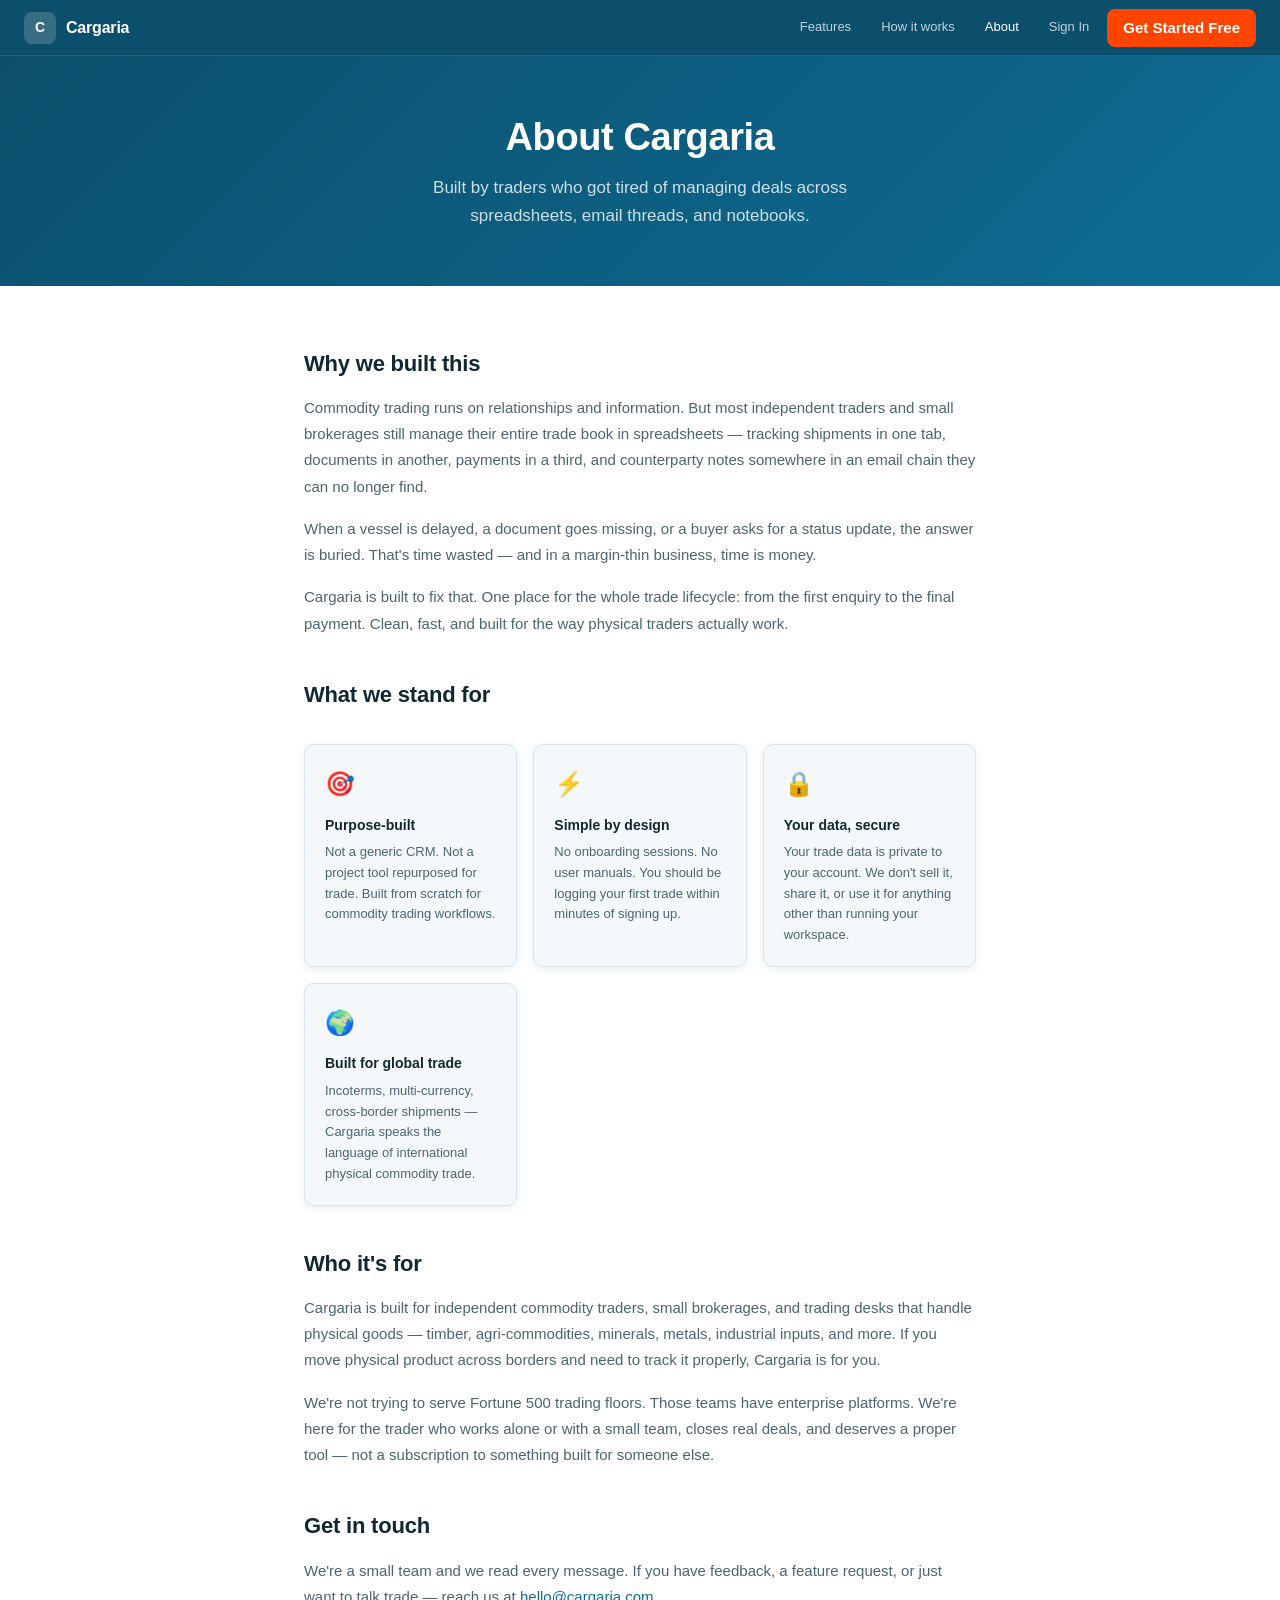
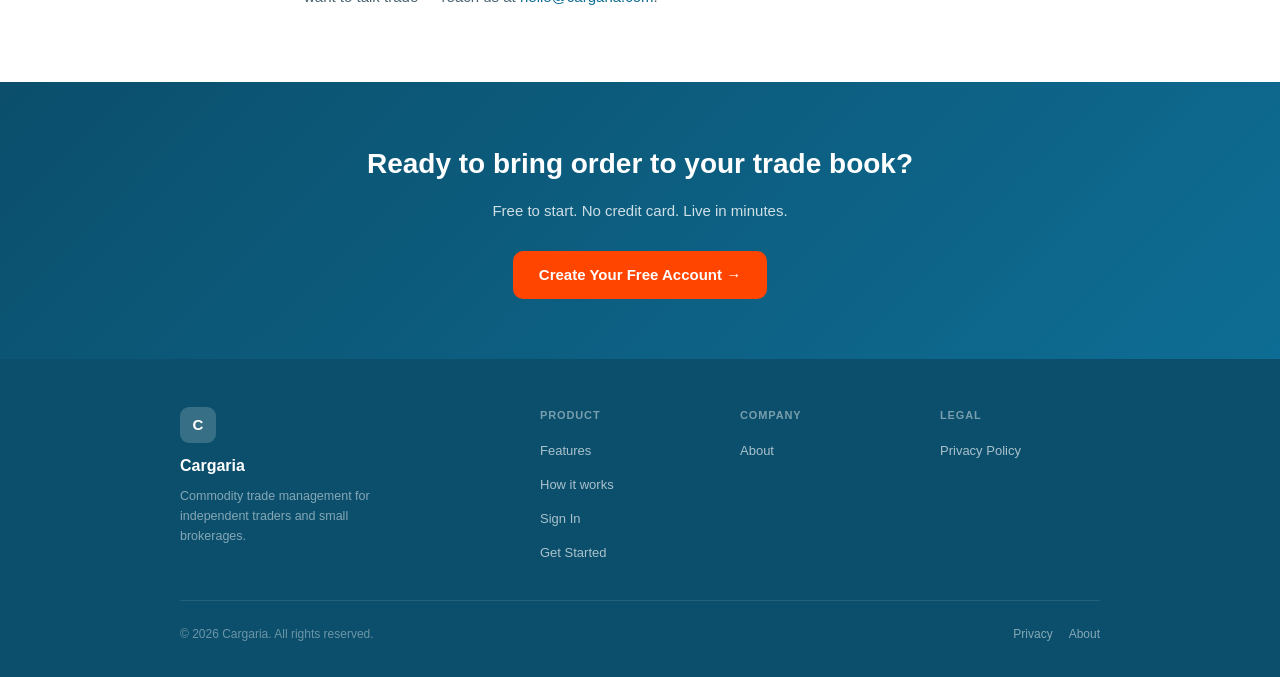
<file: about.html>
<!DOCTYPE html>
<html lang="en">
<head>
<meta charset="UTF-8">
<meta name="viewport" content="width=device-width, initial-scale=1.0">
<title>About — Cargaria</title>
<!-- GA4 -->
<script>
  if (location.hostname !== 'claude.ai') {
    var s = document.createElement('script');
    s.async = true;
    s.src = 'https://www.googletagmanager.com/gtag/js?id=G-3B9QWWLGWC';
    document.head.appendChild(s);
  }
  window.dataLayer = window.dataLayer || [];
  function gtag(){dataLayer.push(arguments);}
  gtag('js', new Date());
  gtag('config', 'G-3B9QWWLGWC');
</script>
<style>
:root {
  --navy:       #0B4F6C;
  --teal-mid:   #0E6D94;
  --teal-light: #E0F2F7;
  --amber:      #F59E0B;
  --bg:         #F4F8FA;
  --card:       #fff;
  --text:       #0F2832;
  --text2:      #4A6572;
  --text3:      #8AA4AF;
  --border:     #D5E5EC;
  --orange:     #FF4500;
  --orange-h:   #FF5E1A;
  --radius:     10px;
  --shadow:     0 2px 8px rgba(11,79,108,.10);
  --shadow-md:  0 4px 16px rgba(11,79,108,.14);
}
*, *::before, *::after { box-sizing: border-box; margin: 0; padding: 0; }
html { scroll-behavior: smooth; }
body {
  font-family: -apple-system, BlinkMacSystemFont, 'Segoe UI', sans-serif;
  font-size: 15px;
  color: var(--text);
  background: #fff;
  line-height: 1.6;
}
a { color: var(--teal-mid); text-decoration: none; }
a:hover { text-decoration: underline; }

/* ── Topnav ── */
.topnav {
  position: sticky; top: 0; z-index: 100;
  background: var(--navy);
  border-bottom: 1px solid rgba(255,255,255,.1);
  padding: 0 24px; height: 56px;
  display: flex; align-items: center; justify-content: space-between;
}
.nav-brand { display: flex; align-items: center; gap: 10px; text-decoration: none; }
.nav-brand-icon {
  width: 32px; height: 32px; border-radius: 8px;
  background: rgba(255,255,255,.18);
  display: flex; align-items: center; justify-content: center;
  font-size: 14px; font-weight: 800; color: #fff;
}
.nav-brand-name { font-size: 16px; font-weight: 700; color: #fff; letter-spacing: -.2px; }
.nav-links { display: flex; align-items: center; gap: 6px; }
.nav-link {
  font-size: 13px; font-weight: 500; color: rgba(255,255,255,.75);
  padding: 6px 12px; border-radius: 7px;
  transition: background .15s, color .15s; text-decoration: none;
}
.nav-link:hover { background: rgba(255,255,255,.12); color: #fff; text-decoration: none; }
.nav-cta {
  background: var(--orange); color: #fff !important; font-weight: 600;
  padding: 7px 16px; border-radius: 8px; transition: background .15s; text-decoration: none;
}
.nav-cta:hover { background: var(--orange-h); text-decoration: none; }
.nav-hamburger { display: none; background: none; border: none; color: #fff; font-size: 22px; cursor: pointer; padding: 4px 8px; }

/* ── Page Hero ── */
.page-hero {
  background: linear-gradient(135deg, var(--navy) 0%, var(--teal-mid) 100%);
  padding: 60px 24px 56px;
  text-align: center;
}
.page-hero h1 {
  font-size: clamp(26px, 4vw, 38px);
  font-weight: 800; color: #fff;
  letter-spacing: -.4px; line-height: 1.15;
  margin-bottom: 14px;
}
.page-hero p {
  font-size: 17px; color: rgba(255,255,255,.8);
  max-width: 520px; margin: 0 auto; line-height: 1.65;
}

/* ── Content ── */
.content { max-width: 720px; margin: 0 auto; padding: 60px 24px 72px; }

.content h2 {
  font-size: 22px; font-weight: 800; color: var(--text);
  letter-spacing: -.2px; margin: 40px 0 14px;
}
.content h2:first-child { margin-top: 0; }

.content p {
  font-size: 15px; color: var(--text2); line-height: 1.75;
  margin-bottom: 16px;
}

.content p:last-child { margin-bottom: 0; }

/* ── Value Cards ── */
.value-grid {
  display: grid;
  grid-template-columns: repeat(auto-fit, minmax(200px, 1fr));
  gap: 16px;
  margin: 32px 0;
}
.value-card {
  background: var(--bg);
  border: 1px solid var(--border);
  border-radius: var(--radius);
  padding: 20px;
  box-shadow: var(--shadow);
}
.value-icon { font-size: 24px; margin-bottom: 10px; }
.value-card h3 { font-size: 14px; font-weight: 700; color: var(--text); margin-bottom: 6px; }
.value-card p { font-size: 13px; color: var(--text2); line-height: 1.6; margin-bottom: 0; }

/* ── CTA Band ── */
.cta-band {
  background: linear-gradient(135deg, var(--navy) 0%, var(--teal-mid) 100%);
  padding: 60px 24px; text-align: center;
}
.cta-band h2 { font-size: clamp(20px, 3vw, 28px); font-weight: 800; color: #fff; margin-bottom: 12px; }
.cta-band p { font-size: 15px; color: rgba(255,255,255,.8); max-width: 420px; margin: 0 auto 28px; }
.btn-cta {
  display: inline-flex; align-items: center; gap: 7px;
  padding: 12px 26px; border-radius: 10px;
  font-size: 15px; font-weight: 700;
  background: var(--orange); color: #fff;
  text-decoration: none; transition: background .15s, transform .1s; border: none;
}
.btn-cta:hover { background: var(--orange-h); transform: translateY(-1px); text-decoration: none; }

/* ── Footer ── */
footer {
  background: var(--navy);
  color: rgba(255,255,255,.65);
  padding: 48px 24px 32px;
}
.footer-inner {
  max-width: 920px; margin: 0 auto;
  display: grid; grid-template-columns: 2fr 1fr 1fr 1fr;
  gap: 40px; padding-bottom: 36px;
  border-bottom: 1px solid rgba(255,255,255,.1);
}
.footer-brand-icon {
  width: 36px; height: 36px; border-radius: 9px;
  background: rgba(255,255,255,.18);
  display: flex; align-items: center; justify-content: center;
  font-size: 15px; font-weight: 800; color: #fff; margin-bottom: 10px;
}
.footer-brand-name { font-size: 16px; font-weight: 700; color: #fff; margin-bottom: 8px; }
.footer-tagline { font-size: 12.5px; color: rgba(255,255,255,.5); line-height: 1.6; max-width: 220px; }
.footer-col-title {
  font-size: 11px; font-weight: 700; letter-spacing: .08em;
  text-transform: uppercase; color: rgba(255,255,255,.45); margin-bottom: 14px;
}
.footer-links { list-style: none; display: flex; flex-direction: column; gap: 10px; }
.footer-links a { font-size: 13px; color: rgba(255,255,255,.65); text-decoration: none; transition: color .15s; }
.footer-links a:hover { color: #fff; text-decoration: none; }
.footer-bottom {
  max-width: 920px; margin: 24px auto 0;
  display: flex; align-items: center; justify-content: space-between;
  flex-wrap: wrap; gap: 12px;
  font-size: 12px; color: rgba(255,255,255,.4);
}
.footer-bottom a { color: rgba(255,255,255,.5); text-decoration: none; }
.footer-bottom a:hover { color: #fff; text-decoration: none; }

@media (max-width: 768px) {
  .nav-links { display: none; }
  .nav-hamburger { display: block; }
  .footer-inner { grid-template-columns: 1fr 1fr; }
}
@media (max-width: 480px) {
  .footer-inner { grid-template-columns: 1fr; gap: 28px; }
  .content { padding: 40px 20px 56px; }
}
</style>
</head>
<body>

<nav class="topnav">
  <a class="nav-brand" href="/">
    <div class="nav-brand-icon">C</div>
    <span class="nav-brand-name">Cargaria</span>
  </a>
  <div class="nav-links">
    <a href="/#features" class="nav-link">Features</a>
    <a href="/#how-it-works" class="nav-link">How it works</a>
    <a href="about.html" class="nav-link" style="color:#fff;">About</a>
    <a href="/app" class="nav-link">Sign In</a>
    <a href="/app" class="nav-cta">Get Started Free</a>
  </div>
  <button class="nav-hamburger" aria-label="Menu">☰</button>
</nav>

<section class="page-hero">
  <h1>About Cargaria</h1>
  <p>Built by traders who got tired of managing deals across spreadsheets, email threads, and notebooks.</p>
</section>

<div class="content">
  <h2>Why we built this</h2>
  <p>Commodity trading runs on relationships and information. But most independent traders and small brokerages still manage their entire trade book in spreadsheets — tracking shipments in one tab, documents in another, payments in a third, and counterparty notes somewhere in an email chain they can no longer find.</p>
  <p>When a vessel is delayed, a document goes missing, or a buyer asks for a status update, the answer is buried. That's time wasted — and in a margin-thin business, time is money.</p>
  <p>Cargaria is built to fix that. One place for the whole trade lifecycle: from the first enquiry to the final payment. Clean, fast, and built for the way physical traders actually work.</p>

  <h2>What we stand for</h2>
  <div class="value-grid">
    <div class="value-card">
      <div class="value-icon">🎯</div>
      <h3>Purpose-built</h3>
      <p>Not a generic CRM. Not a project tool repurposed for trade. Built from scratch for commodity trading workflows.</p>
    </div>
    <div class="value-card">
      <div class="value-icon">⚡</div>
      <h3>Simple by design</h3>
      <p>No onboarding sessions. No user manuals. You should be logging your first trade within minutes of signing up.</p>
    </div>
    <div class="value-card">
      <div class="value-icon">🔒</div>
      <h3>Your data, secure</h3>
      <p>Your trade data is private to your account. We don't sell it, share it, or use it for anything other than running your workspace.</p>
    </div>
    <div class="value-card">
      <div class="value-icon">🌍</div>
      <h3>Built for global trade</h3>
      <p>Incoterms, multi-currency, cross-border shipments — Cargaria speaks the language of international physical commodity trade.</p>
    </div>
  </div>

  <h2>Who it's for</h2>
  <p>Cargaria is built for independent commodity traders, small brokerages, and trading desks that handle physical goods — timber, agri-commodities, minerals, metals, industrial inputs, and more. If you move physical product across borders and need to track it properly, Cargaria is for you.</p>
  <p>We're not trying to serve Fortune 500 trading floors. Those teams have enterprise platforms. We're here for the trader who works alone or with a small team, closes real deals, and deserves a proper tool — not a subscription to something built for someone else.</p>

  <h2>Get in touch</h2>
  <p>We're a small team and we read every message. If you have feedback, a feature request, or just want to talk trade — reach us at <a href="mailto:hello@cargaria.com">hello@cargaria.com</a>.</p>
</div>

<section class="cta-band">
  <h2>Ready to bring order to your trade book?</h2>
  <p>Free to start. No credit card. Live in minutes.</p>
  <a href="/app" class="btn-cta">Create Your Free Account →</a>
</section>

<footer>
  <div class="footer-inner">
    <div>
      <div class="footer-brand-icon">C</div>
      <div class="footer-brand-name">Cargaria</div>
      <p class="footer-tagline">Commodity trade management for independent traders and small brokerages.</p>
    </div>
    <div>
      <div class="footer-col-title">Product</div>
      <ul class="footer-links">
        <li><a href="/#features">Features</a></li>
        <li><a href="/#how-it-works">How it works</a></li>
        <li><a href="/app">Sign In</a></li>
        <li><a href="/app">Get Started</a></li>
      </ul>
    </div>
    <div>
      <div class="footer-col-title">Company</div>
      <ul class="footer-links">
        <li><a href="about.html">About</a></li>
      </ul>
    </div>
    <div>
      <div class="footer-col-title">Legal</div>
      <ul class="footer-links">
        <li><a href="privacy.html">Privacy Policy</a></li>
      </ul>
    </div>
  </div>
  <div class="footer-bottom">
    <span>© 2026 Cargaria. All rights reserved.</span>
    <div style="display:flex;gap:16px;">
      <a href="privacy.html">Privacy</a>
      <a href="about.html">About</a>
    </div>
  </div>
</footer>

</body>
</html>
</file>
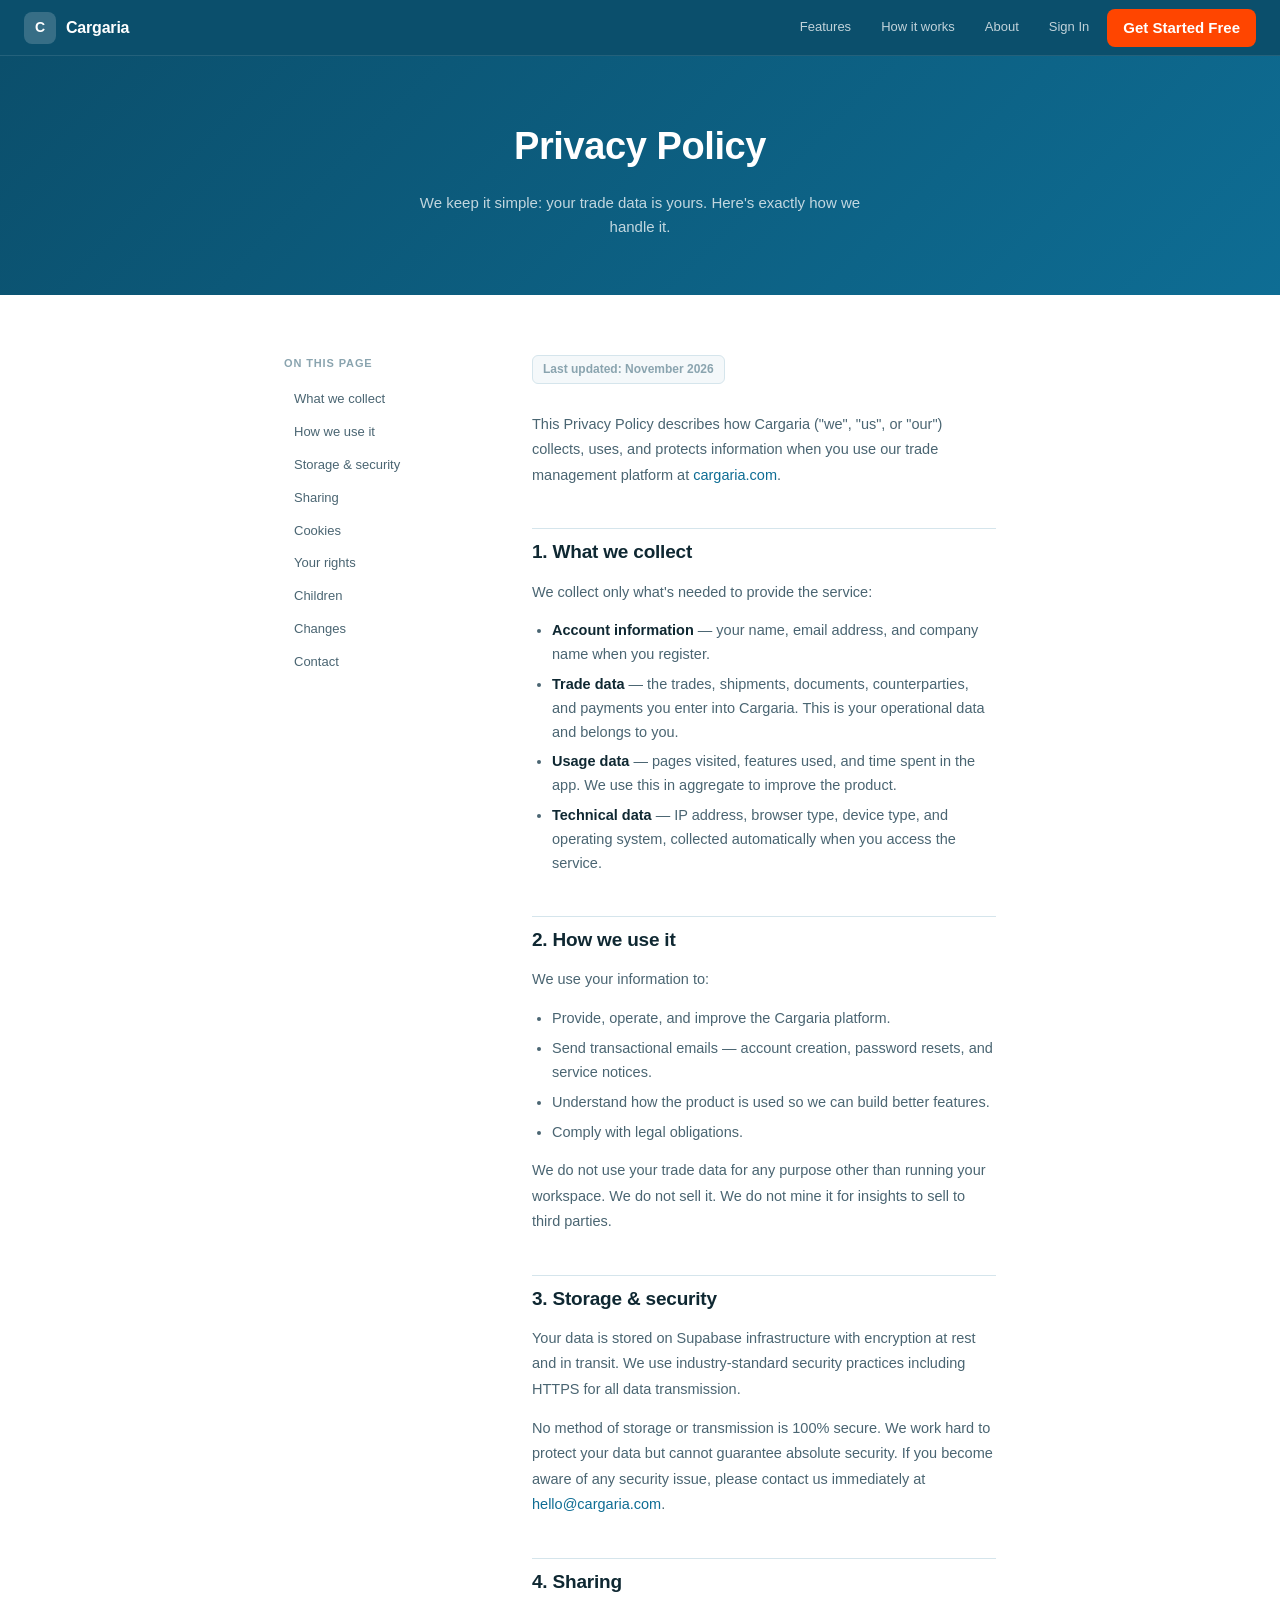
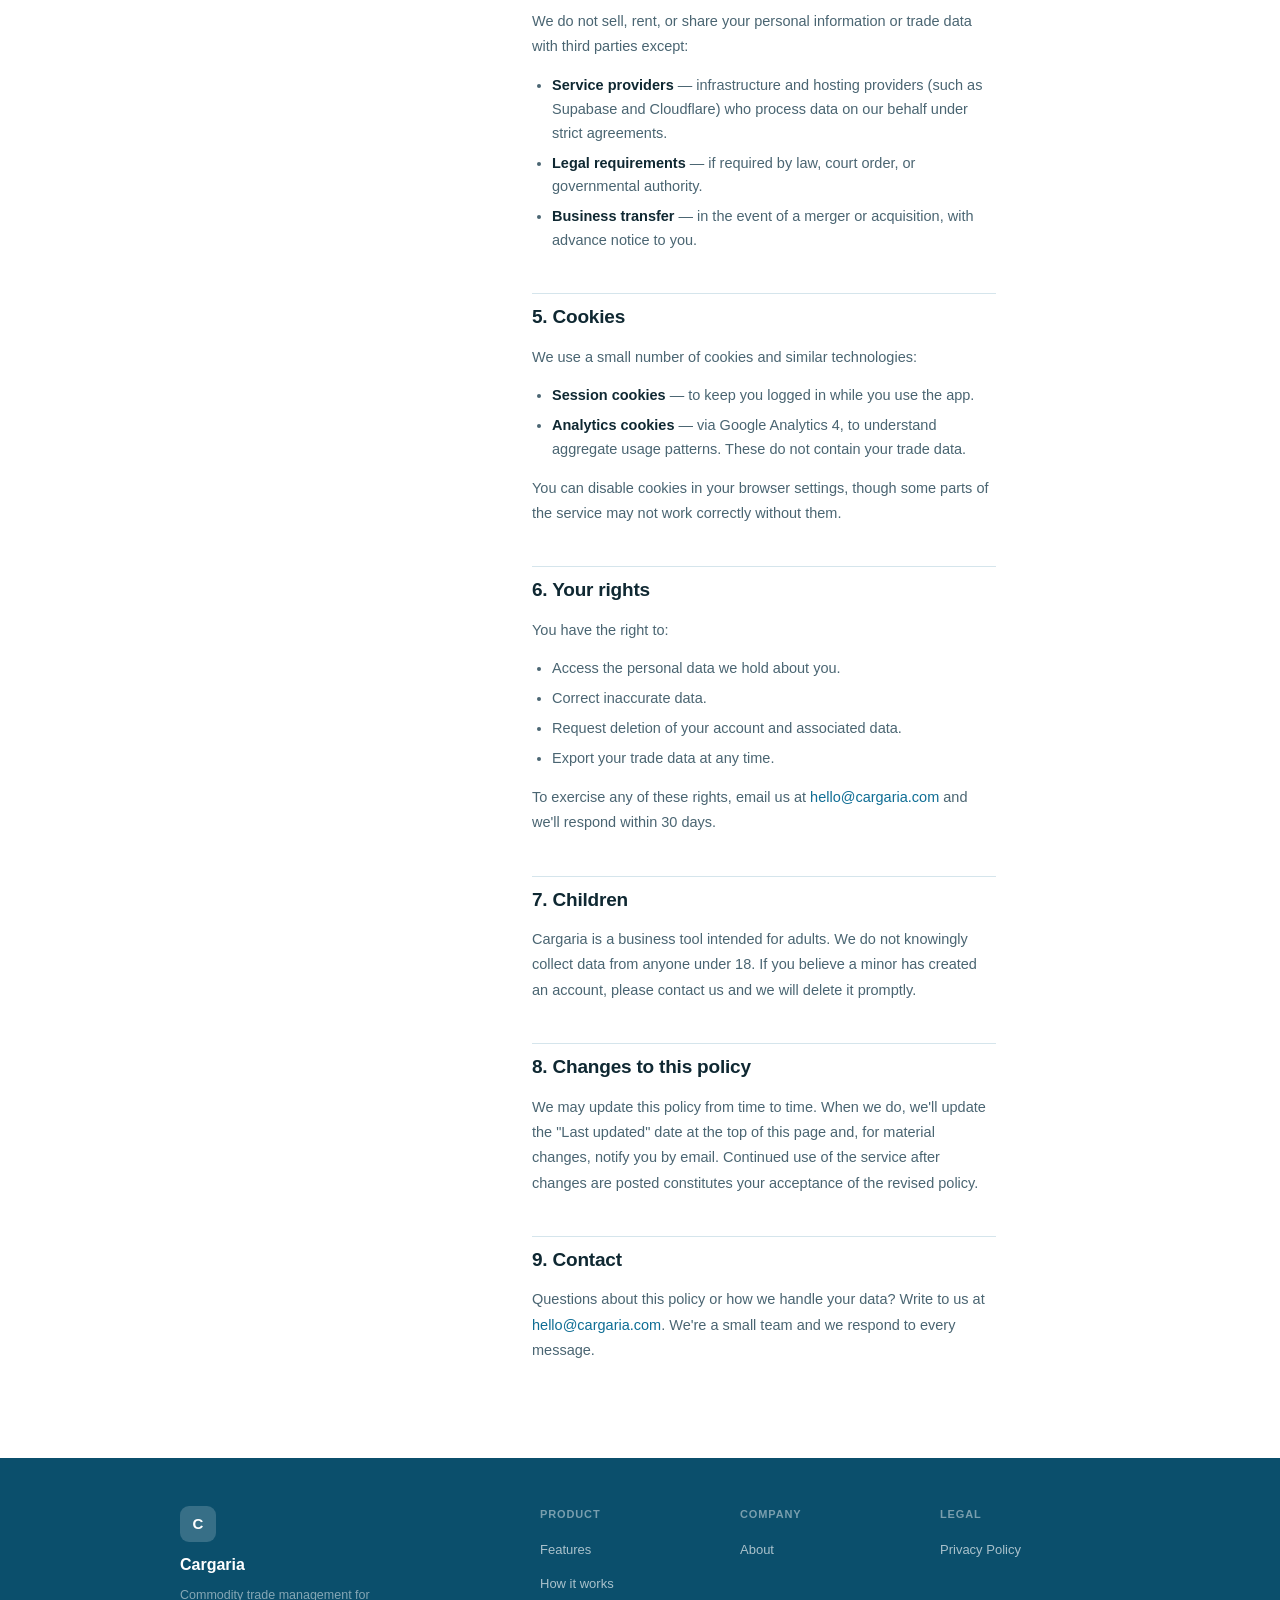
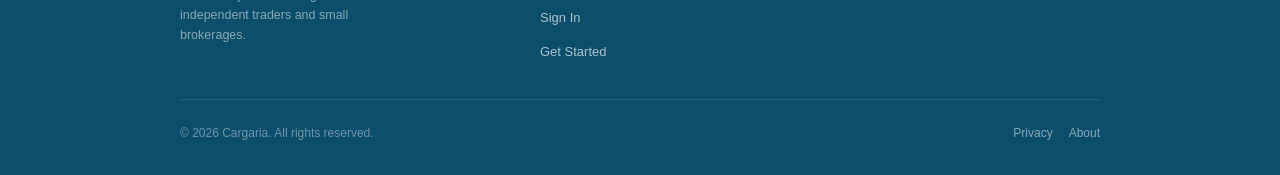
<file: privacy.html>
<!DOCTYPE html>
<html lang="en">
<head>
<meta charset="UTF-8">
<meta name="viewport" content="width=device-width, initial-scale=1.0">
<title>Privacy Policy — Cargaria</title>
<!-- GA4 -->
<script>
  if (location.hostname !== 'claude.ai') {
    var s = document.createElement('script');
    s.async = true;
    s.src = 'https://www.googletagmanager.com/gtag/js?id=G-3B9QWWLGWC';
    document.head.appendChild(s);
  }
  window.dataLayer = window.dataLayer || [];
  function gtag(){dataLayer.push(arguments);}
  gtag('js', new Date());
  gtag('config', 'G-3B9QWWLGWC');
</script>
<style>
:root {
  --navy:       #0B4F6C;
  --teal-mid:   #0E6D94;
  --teal-light: #E0F2F7;
  --amber:      #F59E0B;
  --bg:         #F4F8FA;
  --card:       #fff;
  --text:       #0F2832;
  --text2:      #4A6572;
  --text3:      #8AA4AF;
  --border:     #D5E5EC;
  --orange:     #FF4500;
  --orange-h:   #FF5E1A;
  --radius:     10px;
  --shadow:     0 2px 8px rgba(11,79,108,.10);
}
*, *::before, *::after { box-sizing: border-box; margin: 0; padding: 0; }
html { scroll-behavior: smooth; }
body {
  font-family: -apple-system, BlinkMacSystemFont, 'Segoe UI', sans-serif;
  font-size: 15px; color: var(--text);
  background: #fff; line-height: 1.6;
}
a { color: var(--teal-mid); text-decoration: none; }
a:hover { text-decoration: underline; }

/* ── Topnav ── */
.topnav {
  position: sticky; top: 0; z-index: 100;
  background: var(--navy);
  border-bottom: 1px solid rgba(255,255,255,.1);
  padding: 0 24px; height: 56px;
  display: flex; align-items: center; justify-content: space-between;
}
.nav-brand { display: flex; align-items: center; gap: 10px; text-decoration: none; }
.nav-brand-icon {
  width: 32px; height: 32px; border-radius: 8px;
  background: rgba(255,255,255,.18);
  display: flex; align-items: center; justify-content: center;
  font-size: 14px; font-weight: 800; color: #fff;
}
.nav-brand-name { font-size: 16px; font-weight: 700; color: #fff; letter-spacing: -.2px; }
.nav-links { display: flex; align-items: center; gap: 6px; }
.nav-link {
  font-size: 13px; font-weight: 500; color: rgba(255,255,255,.75);
  padding: 6px 12px; border-radius: 7px;
  transition: background .15s, color .15s; text-decoration: none;
}
.nav-link:hover { background: rgba(255,255,255,.12); color: #fff; text-decoration: none; }
.nav-cta {
  background: var(--orange); color: #fff !important; font-weight: 600;
  padding: 7px 16px; border-radius: 8px; transition: background .15s; text-decoration: none;
}
.nav-cta:hover { background: var(--orange-h); text-decoration: none; }
.nav-hamburger { display: none; background: none; border: none; color: #fff; font-size: 22px; cursor: pointer; padding: 4px 8px; }

/* ── Page Hero ── */
.page-hero {
  background: linear-gradient(135deg, var(--navy) 0%, var(--teal-mid) 100%);
  padding: 60px 24px 56px; text-align: center;
}
.page-hero h1 {
  font-size: clamp(26px, 4vw, 38px);
  font-weight: 800; color: #fff;
  letter-spacing: -.4px; margin-bottom: 14px;
}
.page-hero p { font-size: 15px; color: rgba(255,255,255,.75); max-width: 480px; margin: 0 auto; }

/* ── Layout ── */
.policy-wrap {
  max-width: 760px;
  margin: 0 auto;
  padding: 60px 24px 80px;
  display: grid;
  grid-template-columns: 200px 1fr;
  gap: 48px;
  align-items: start;
}

/* ── TOC ── */
.toc {
  position: sticky;
  top: 72px;
}
.toc-title {
  font-size: 11px; font-weight: 700;
  letter-spacing: .08em; text-transform: uppercase;
  color: var(--text3); margin-bottom: 12px;
}
.toc-links { list-style: none; display: flex; flex-direction: column; gap: 2px; }
.toc-links a {
  font-size: 13px; color: var(--text2);
  padding: 5px 10px; border-radius: 6px;
  display: block; transition: background .12s, color .12s;
  text-decoration: none;
}
.toc-links a:hover { background: var(--teal-light); color: var(--navy); text-decoration: none; }

/* ── Policy Content ── */
.policy h2 {
  font-size: 19px; font-weight: 800; color: var(--text);
  letter-spacing: -.2px; margin: 40px 0 12px;
  padding-top: 8px;
  border-top: 1px solid var(--border);
}
.policy h2:first-child { margin-top: 0; border-top: none; }

.policy p {
  font-size: 14.5px; color: var(--text2);
  line-height: 1.75; margin-bottom: 14px;
}

.policy ul {
  margin: 0 0 14px 20px;
  display: flex; flex-direction: column; gap: 6px;
}

.policy ul li {
  font-size: 14.5px; color: var(--text2); line-height: 1.65;
}

.policy strong { color: var(--text); font-weight: 600; }

.policy .last-updated {
  display: inline-block;
  font-size: 12px; font-weight: 600;
  color: var(--text3); background: var(--bg);
  border: 1px solid var(--border);
  border-radius: 6px; padding: 4px 10px;
  margin-bottom: 28px;
}

/* ── Footer ── */
footer {
  background: var(--navy); color: rgba(255,255,255,.65);
  padding: 48px 24px 32px;
}
.footer-inner {
  max-width: 920px; margin: 0 auto;
  display: grid; grid-template-columns: 2fr 1fr 1fr 1fr;
  gap: 40px; padding-bottom: 36px;
  border-bottom: 1px solid rgba(255,255,255,.1);
}
.footer-brand-icon {
  width: 36px; height: 36px; border-radius: 9px;
  background: rgba(255,255,255,.18);
  display: flex; align-items: center; justify-content: center;
  font-size: 15px; font-weight: 800; color: #fff; margin-bottom: 10px;
}
.footer-brand-name { font-size: 16px; font-weight: 700; color: #fff; margin-bottom: 8px; }
.footer-tagline { font-size: 12.5px; color: rgba(255,255,255,.5); line-height: 1.6; max-width: 220px; }
.footer-col-title {
  font-size: 11px; font-weight: 700; letter-spacing: .08em;
  text-transform: uppercase; color: rgba(255,255,255,.45); margin-bottom: 14px;
}
.footer-links { list-style: none; display: flex; flex-direction: column; gap: 10px; }
.footer-links a { font-size: 13px; color: rgba(255,255,255,.65); text-decoration: none; transition: color .15s; }
.footer-links a:hover { color: #fff; text-decoration: none; }
.footer-bottom {
  max-width: 920px; margin: 24px auto 0;
  display: flex; align-items: center; justify-content: space-between;
  flex-wrap: wrap; gap: 12px;
  font-size: 12px; color: rgba(255,255,255,.4);
}
.footer-bottom a { color: rgba(255,255,255,.5); text-decoration: none; }
.footer-bottom a:hover { color: #fff; text-decoration: none; }

@media (max-width: 768px) {
  .nav-links { display: none; }
  .nav-hamburger { display: block; }
  .policy-wrap { grid-template-columns: 1fr; gap: 0; padding-top: 40px; }
  .toc { display: none; }
  .footer-inner { grid-template-columns: 1fr 1fr; }
}
@media (max-width: 480px) {
  .footer-inner { grid-template-columns: 1fr; gap: 28px; }
}
</style>
</head>
<body>

<nav class="topnav">
  <a class="nav-brand" href="/">
    <div class="nav-brand-icon">C</div>
    <span class="nav-brand-name">Cargaria</span>
  </a>
  <div class="nav-links">
    <a href="/#features" class="nav-link">Features</a>
    <a href="/#how-it-works" class="nav-link">How it works</a>
    <a href="about.html" class="nav-link">About</a>
    <a href="/app" class="nav-link">Sign In</a>
    <a href="/app" class="nav-cta">Get Started Free</a>
  </div>
  <button class="nav-hamburger" aria-label="Menu">☰</button>
</nav>

<section class="page-hero">
  <h1>Privacy Policy</h1>
  <p>We keep it simple: your trade data is yours. Here's exactly how we handle it.</p>
</section>

<div class="policy-wrap">
  <!-- TOC -->
  <aside class="toc">
    <div class="toc-title">On this page</div>
    <ul class="toc-links">
      <li><a href="#what-we-collect">What we collect</a></li>
      <li><a href="#how-we-use">How we use it</a></li>
      <li><a href="#storage">Storage & security</a></li>
      <li><a href="#sharing">Sharing</a></li>
      <li><a href="#cookies">Cookies</a></li>
      <li><a href="#your-rights">Your rights</a></li>
      <li><a href="#children">Children</a></li>
      <li><a href="#changes">Changes</a></li>
      <li><a href="#contact">Contact</a></li>
    </ul>
  </aside>

  <!-- Policy body -->
  <div class="policy">
    <div class="last-updated">Last updated: November 2026</div>

    <p>This Privacy Policy describes how Cargaria ("we", "us", or "our") collects, uses, and protects information when you use our trade management platform at <a href="https://cargaria.com">cargaria.com</a>.</p>

    <h2 id="what-we-collect">1. What we collect</h2>
    <p>We collect only what's needed to provide the service:</p>
    <ul>
      <li><strong>Account information</strong> — your name, email address, and company name when you register.</li>
      <li><strong>Trade data</strong> — the trades, shipments, documents, counterparties, and payments you enter into Cargaria. This is your operational data and belongs to you.</li>
      <li><strong>Usage data</strong> — pages visited, features used, and time spent in the app. We use this in aggregate to improve the product.</li>
      <li><strong>Technical data</strong> — IP address, browser type, device type, and operating system, collected automatically when you access the service.</li>
    </ul>

    <h2 id="how-we-use">2. How we use it</h2>
    <p>We use your information to:</p>
    <ul>
      <li>Provide, operate, and improve the Cargaria platform.</li>
      <li>Send transactional emails — account creation, password resets, and service notices.</li>
      <li>Understand how the product is used so we can build better features.</li>
      <li>Comply with legal obligations.</li>
    </ul>
    <p>We do not use your trade data for any purpose other than running your workspace. We do not sell it. We do not mine it for insights to sell to third parties.</p>

    <h2 id="storage">3. Storage & security</h2>
    <p>Your data is stored on Supabase infrastructure with encryption at rest and in transit. We use industry-standard security practices including HTTPS for all data transmission.</p>
    <p>No method of storage or transmission is 100% secure. We work hard to protect your data but cannot guarantee absolute security. If you become aware of any security issue, please contact us immediately at <a href="mailto:hello@cargaria.com">hello@cargaria.com</a>.</p>

    <h2 id="sharing">4. Sharing</h2>
    <p>We do not sell, rent, or share your personal information or trade data with third parties except:</p>
    <ul>
      <li><strong>Service providers</strong> — infrastructure and hosting providers (such as Supabase and Cloudflare) who process data on our behalf under strict agreements.</li>
      <li><strong>Legal requirements</strong> — if required by law, court order, or governmental authority.</li>
      <li><strong>Business transfer</strong> — in the event of a merger or acquisition, with advance notice to you.</li>
    </ul>

    <h2 id="cookies">5. Cookies</h2>
    <p>We use a small number of cookies and similar technologies:</p>
    <ul>
      <li><strong>Session cookies</strong> — to keep you logged in while you use the app.</li>
      <li><strong>Analytics cookies</strong> — via Google Analytics 4, to understand aggregate usage patterns. These do not contain your trade data.</li>
    </ul>
    <p>You can disable cookies in your browser settings, though some parts of the service may not work correctly without them.</p>

    <h2 id="your-rights">6. Your rights</h2>
    <p>You have the right to:</p>
    <ul>
      <li>Access the personal data we hold about you.</li>
      <li>Correct inaccurate data.</li>
      <li>Request deletion of your account and associated data.</li>
      <li>Export your trade data at any time.</li>
    </ul>
    <p>To exercise any of these rights, email us at <a href="mailto:hello@cargaria.com">hello@cargaria.com</a> and we'll respond within 30 days.</p>

    <h2 id="children">7. Children</h2>
    <p>Cargaria is a business tool intended for adults. We do not knowingly collect data from anyone under 18. If you believe a minor has created an account, please contact us and we will delete it promptly.</p>

    <h2 id="changes">8. Changes to this policy</h2>
    <p>We may update this policy from time to time. When we do, we'll update the "Last updated" date at the top of this page and, for material changes, notify you by email. Continued use of the service after changes are posted constitutes your acceptance of the revised policy.</p>

    <h2 id="contact">9. Contact</h2>
    <p>Questions about this policy or how we handle your data? Write to us at <a href="mailto:hello@cargaria.com">hello@cargaria.com</a>. We're a small team and we respond to every message.</p>
  </div>
</div>

<footer>
  <div class="footer-inner">
    <div>
      <div class="footer-brand-icon">C</div>
      <div class="footer-brand-name">Cargaria</div>
      <p class="footer-tagline">Commodity trade management for independent traders and small brokerages.</p>
    </div>
    <div>
      <div class="footer-col-title">Product</div>
      <ul class="footer-links">
        <li><a href="/#features">Features</a></li>
        <li><a href="/#how-it-works">How it works</a></li>
        <li><a href="/app">Sign In</a></li>
        <li><a href="/app">Get Started</a></li>
      </ul>
    </div>
    <div>
      <div class="footer-col-title">Company</div>
      <ul class="footer-links">
        <li><a href="about.html">About</a></li>
      </ul>
    </div>
    <div>
      <div class="footer-col-title">Legal</div>
      <ul class="footer-links">
        <li><a href="privacy.html">Privacy Policy</a></li>
      </ul>
    </div>
  </div>
  <div class="footer-bottom">
    <span>© 2026 Cargaria. All rights reserved.</span>
    <div style="display:flex;gap:16px;">
      <a href="privacy.html">Privacy</a>
      <a href="about.html">About</a>
    </div>
  </div>
</footer>

</body>
</html>
</file>
